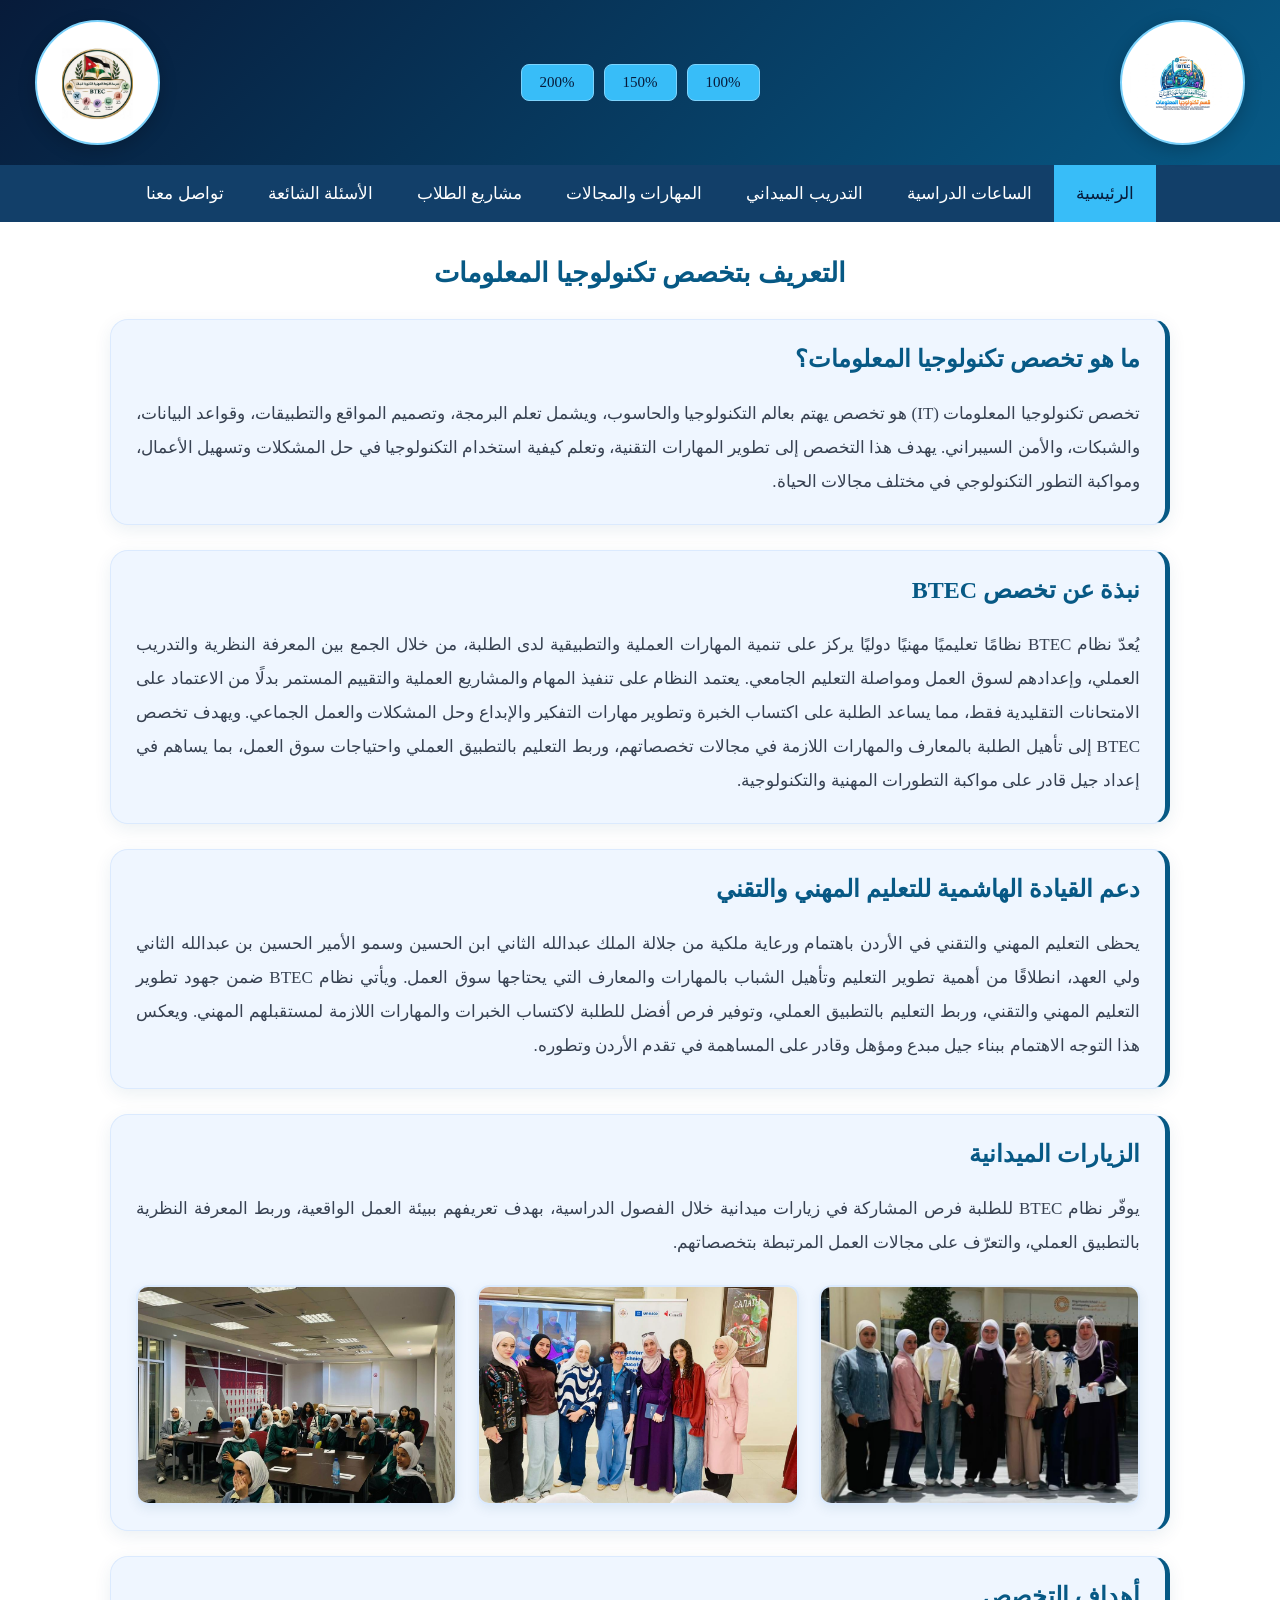
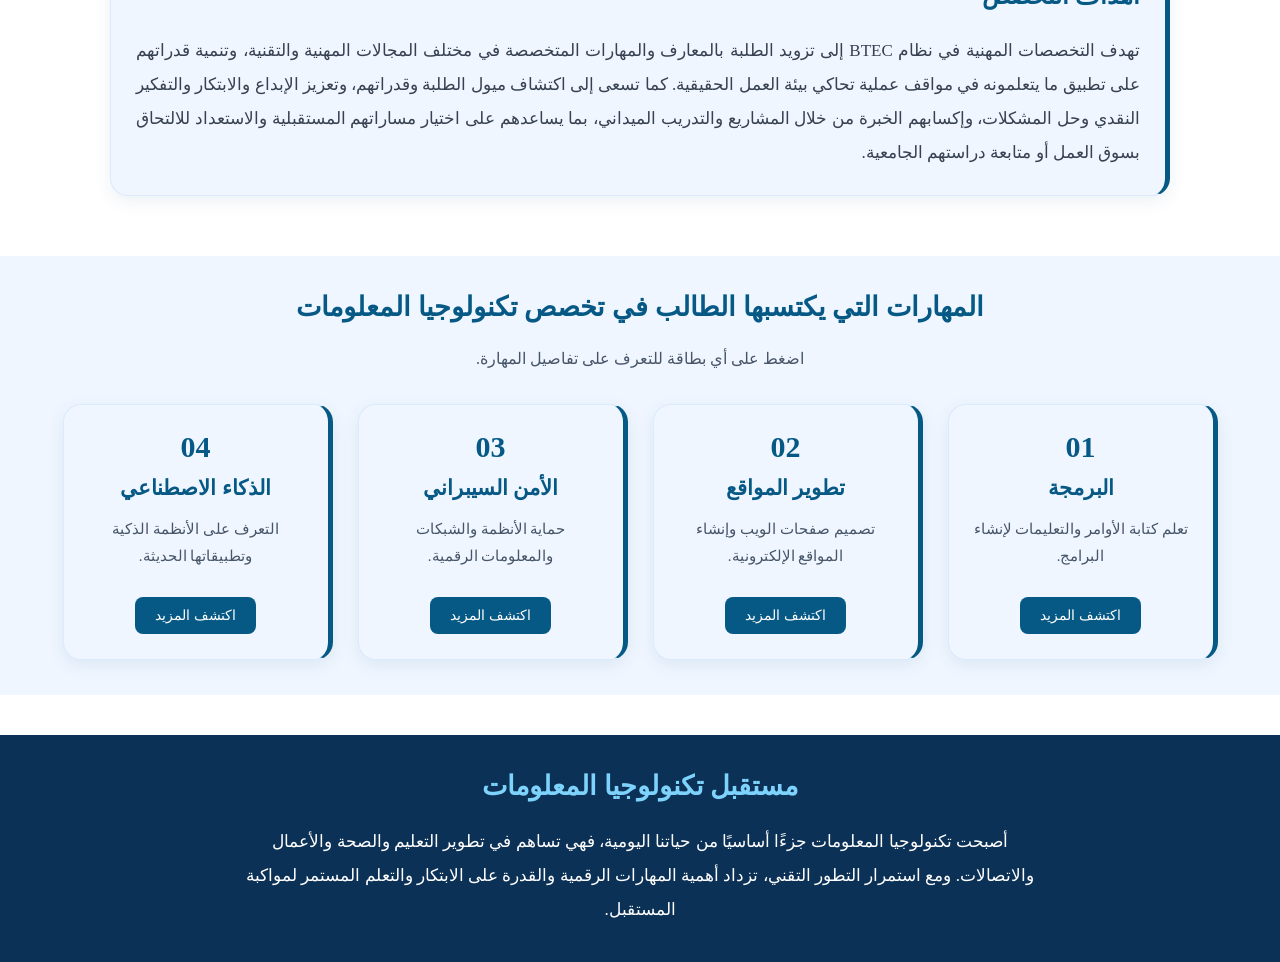
<file: index.html>
<!DOCTYPE html>
<html lang="ar" dir="rtl">

<head>
<meta charset="UTF-8">
<meta name="viewport" content="width=device-width, initial-scale=1.0">
<title>الرئيسية | تكنولوجيا المعلومات</title>

<style>
* {
    box-sizing: border-box;
}

body {
    margin: 0;
    font-family: Georgia, serif;
    background: white;
    color: #111827;
}

/* Header */
header {
    background: linear-gradient(135deg, #071b3a, #075985);
    color: white;
    padding: 20px 35px;
    display: flex;
    align-items: center;
    justify-content: space-between;
    gap: 15px;
    min-height: 150px;
    direction: ltr;
}

.school-logo,
header .logo {
    width: 125px;
    height: 125px;
    object-fit: contain;
    object-position: center;
    display: block;
    background: white;
    padding: 8px;
    border: 2px solid #7dd3fc;
    border-radius: 50%;
    box-shadow: 0 5px 18px rgba(0, 0, 0, 0.20);
    transition: 0.3s ease;
    flex-shrink: 0;
}

.school-logo:hover,
header .logo:hover {
    transform: scale(1.04);
}

/* Zoom buttons */
.zoom-buttons {
    display: flex;
    justify-content: center;
    align-items: center;
    flex-wrap: wrap;
    gap: 10px;
    direction: rtl;
}

.zoom-buttons button {
    padding: 9px 18px;
    border: 1px solid #7dd3fc;
    border-radius: 8px;
    background: #38bdf8;
    color: #071b3a;
    cursor: pointer;
    font-family: Georgia, serif;
    font-size: 15px;
    transition: 0.3s ease;
}

.zoom-buttons button:hover {
    background: white;
}

/* Navigation */
nav {
    background: #123f69;
    display: flex;
    justify-content: center;
    flex-wrap: wrap;
    direction: rtl;
}

nav a {
    color: white;
    text-decoration: none;
    padding: 18px 22px;
    display: block;
    font-size: 17px;
    transition: 0.3s;
}

nav a:hover,
nav a.active {
    background: #38bdf8;
    color: #071b3a;
}

/* Main */
.main {
    max-width: 1100px;
    margin: auto;
    padding: 35px 20px;
}

.main > h2 {
    font-size: 27px;
    color: #075985;
    margin: 0 0 30px;
    text-align: center;
}

/* Content cards */
.content {
    background: #eff6ff;
    border: 1px solid #dbeafe;
    border-right: 5px solid #075985;
    border-radius: 18px;
    padding: 25px;
    margin: 0 0 25px;
    box-shadow: 0 5px 18px #0c4a6e15;
    transition: 0.3s ease;
}

.content:hover {
    transform: translateY(-4px);
    border-color: #38bdf8;
    box-shadow: 0 8px 22px #0c4a6e25;
}

.content h3 {
    color: #075985;
    font-size: 24px;
    margin-top: 0;
}

.content p {
    font-size: 17px;
    line-height: 2;
    color: #374151;
    text-align: justify;
    margin-bottom: 0;
}

/* Royal support section */
.royal-support {
    display: flex;
    align-items: center;
    gap: 30px;
    margin: 0 0 25px;
}

.royal-support img {
    width: 230px;
    height: 260px;
    object-fit: cover;
    object-position: center;
    border-radius: 15px;
    border: 3px solid #dbeafe;
    box-shadow: 0 5px 15px #0c4a6e20;
    flex-shrink: 0;
}

.royal-support .royal-text {
    flex: 1;
}

.royal-support .royal-text h3 {
    margin-top: 0;
}

/* Field visits images */
.visit-images {
    display: grid;
    grid-template-columns: repeat(3, 1fr);
    gap: 20px;
    margin-top: 25px;
}

.visit-images img {
    width: 100%;
    height: 220px;
    object-fit: cover;
    border-radius: 12px;
    border: 2px solid #dbeafe;
    box-shadow: 0 4px 12px #0c4a6e15;
    transition: 0.3s ease;
}

.visit-images img:hover {
    transform: translateY(-4px);
    border-color: #38bdf8;
}

/* Skills section */
.cards-section {
    background: #eff6ff;
    padding: 35px 20px;
    text-align: center;
}

.cards-section h2 {
    color: #075985;
    font-size: 27px;
    margin-top: 0;
}

.cards-section > p {
    color: #475569;
    font-size: 16px;
    line-height: 1.8;
}

.cards {
    display: flex;
    justify-content: center;
    flex-wrap: wrap;
    gap: 25px;
    margin-top: 30px;
}

/* Interactive cards */
.card {
    background: #eff6ff;
    border: 1px solid #dbeafe;
    border-right: 5px solid #075985;
    border-radius: 18px;
    width: 270px;
    min-height: 230px;
    padding: 25px;
    box-shadow: 0 5px 18px #0c4a6e15;
    transition: 0.3s ease;
    cursor: pointer;
    position: relative;
    overflow: hidden;
    text-align: center;
}

.card:hover {
    transform: translateY(-4px);
    border-color: #38bdf8;
    box-shadow: 0 8px 22px #0c4a6e25;
}

.card .card-number {
    font-size: 30px;
    font-weight: bold;
    color: #075985;
    margin-bottom: 12px;
}

.card h3 {
    color: #075985;
    font-size: 21px;
    margin: 10px 0 12px;
}

.card > p {
    color: #475569;
    line-height: 1.8;
    font-size: 15px;
}

.card-details {
    max-height: 0;
    opacity: 0;
    overflow: hidden;
    transition: max-height 0.45s ease, opacity 0.35s ease;
}

.card.open .card-details {
    max-height: 250px;
    opacity: 1;
}

.card-details p {
    color: #334155;
    line-height: 1.9;
    font-size: 15px;
}

.card.open {
    background: #e0f2fe;
    border-right-color: #075985;
}

.card-button {
    display: inline-block;
    margin-top: 12px;
    padding: 10px 20px;
    background: #075985;
    color: white;
    border: none;
    border-radius: 8px;
    font-family: Georgia, serif;
    font-size: 14px;
    cursor: pointer;
    transition: 0.3s;
}

.card-button:hover {
    background: #38bdf8;
    color: #071b3a;
}

/* Future section */
.future {
    background: #0c3156;
    color: white;
    padding: 35px 20px;
    margin: 40px 0 0;
    text-align: center;
    width: 100%;
}

.future h2 {
    color: #7dd3fc;
    font-size: 27px;
    margin-top: 0;
}

.future p {
    color: white;
    max-width: 800px;
    margin: auto;
    font-size: 17px;
    line-height: 2;
}

/* Responsive */
@media (max-width: 800px) {
    .card {
        width: calc(50% - 15px);
    }

    .visit-images {
        grid-template-columns: repeat(2, 1fr);
    }
}

@media (max-width: 700px) {
    header {
        padding: 15px 10px;
        gap: 8px;
        min-height: 110px;
    }

    .school-logo,
    header .logo {
        width: 85px;
        height: 85px;
        padding: 5px;
    }

    .zoom-buttons {
        gap: 5px;
    }

    .zoom-buttons button {
        padding: 7px 9px;
        font-size: 12px;
    }

    nav a {
        padding: 12px;
        font-size: 15px;
    }

    .main {
        padding: 15px;
    }

    .main > h2 {
        font-size: 23px;
    }

    .content {
        padding: 20px;
    }

    .content h3 {
        font-size: 21px;
    }

    .content p {
        font-size: 15px;
    }

    .royal-support {
        flex-direction: column;
        text-align: center;
        gap: 20px;
    }

    .royal-support img {
        width: 190px;
        height: 210px;
    }

    .royal-support .royal-text p {
        text-align: justify;
    }

    .visit-images {
        grid-template-columns: 1fr;
    }

    .visit-images img {
        height: 220px;
    }

    .cards-section {
        padding: 25px 15px;
    }

    .cards-section h2 {
        font-size: 23px;
    }

    .card {
        width: 100%;
        max-width: 350px;
        padding: 20px;
    }

    .future {
        padding: 25px 18px;
        margin: 30px 0 0;
    }

    .future h2 {
        font-size: 23px;
    }

    .future p {
        font-size: 15px;
    }
}
</style>
</head>

<body>

<header class="site-header">

    <img class="school-logo"
         src="img/شعار المدرسة .jpeg"
         alt="شعار المدرسة">

    <div class="zoom-buttons">
        <button onclick="document.body.style.zoom='100%'">100%</button>
        <button onclick="document.body.style.zoom='150%'">150%</button>
        <button onclick="document.body.style.zoom='200%'">200%</button>
    </div>

    <img class="logo"
         src="img/logo.jpeg"
         alt="شعار تخصص تكنولوجيا المعلومات">

</header>

<nav>
    <a href="index.html" class="active">الرئيسية</a>
    <a href="hours.html">الساعات الدراسية</a>
    <a href="training.html">التدريب الميداني</a>
    <a href="skills.html">المهارات والمجالات</a>
    <a href="projects.html">مشاريع الطلاب</a>
    <a href="faq.html">الأسئلة الشائعة</a>
    <a href="contact.html">تواصل معنا</a>
</nav>

<main class="main">

    <h2>التعريف بتخصص تكنولوجيا المعلومات</h2>

    <div class="content">

        <h3>ما هو تخصص تكنولوجيا المعلومات؟</h3>

        <p>
            تخصص تكنولوجيا المعلومات (IT) هو تخصص يهتم بعالم التكنولوجيا
            والحاسوب، ويشمل تعلم البرمجة، وتصميم المواقع والتطبيقات،
            وقواعد البيانات، والشبكات، والأمن السيبراني. يهدف هذا التخصص
            إلى تطوير المهارات التقنية، وتعلم كيفية استخدام التكنولوجيا
            في حل المشكلات وتسهيل الأعمال، ومواكبة التطور التكنولوجي
            في مختلف مجالات الحياة.
        </p>

    </div>

    <div class="content">

        <h3>نبذة عن تخصص BTEC</h3>

        <p>
            يُعدّ نظام BTEC نظامًا تعليميًا مهنيًا دوليًا يركز على تنمية
            المهارات العملية والتطبيقية لدى الطلبة، من خلال الجمع بين
            المعرفة النظرية والتدريب العملي، وإعدادهم لسوق العمل
            ومواصلة التعليم الجامعي.

            يعتمد النظام على تنفيذ المهام والمشاريع العملية والتقييم
            المستمر بدلًا من الاعتماد على الامتحانات التقليدية فقط،
            مما يساعد الطلبة على اكتساب الخبرة وتطوير مهارات التفكير
            والإبداع وحل المشكلات والعمل الجماعي.

            ويهدف تخصص BTEC إلى تأهيل الطلبة بالمعارف والمهارات اللازمة
            في مجالات تخصصاتهم، وربط التعليم بالتطبيق العملي واحتياجات
            سوق العمل، بما يساهم في إعداد جيل قادر على مواكبة التطورات
            المهنية والتكنولوجية.
        </p>

    </div>

    <!-- Royal leadership support -->
    <div class="content royal-support">

        
        <div class="royal-text">

            <h3>دعم القيادة الهاشمية للتعليم المهني والتقني</h3>

            <p>
                يحظى التعليم المهني والتقني في الأردن باهتمام ورعاية
                ملكية من جلالة الملك عبدالله الثاني ابن الحسين وسمو
                الأمير الحسين بن عبدالله الثاني ولي العهد، انطلاقًا
                من أهمية تطوير التعليم وتأهيل الشباب بالمهارات
                والمعارف التي يحتاجها سوق العمل. ويأتي نظام BTEC
                ضمن جهود تطوير التعليم المهني والتقني، وربط التعليم
                بالتطبيق العملي، وتوفير فرص أفضل للطلبة لاكتساب
                الخبرات والمهارات اللازمة لمستقبلهم المهني.
                ويعكس هذا التوجه الاهتمام ببناء جيل مبدع ومؤهل
                وقادر على المساهمة في تقدم الأردن وتطوره.
            </p>

        </div>

    </div>

    <!-- Field visits -->
    <div class="content">

        <h3>الزيارات الميدانية</h3>

        <p>
            يوفّر نظام BTEC للطلبة فرص المشاركة في زيارات ميدانية خلال
            الفصول الدراسية، بهدف تعريفهم ببيئة العمل الواقعية، وربط
            المعرفة النظرية بالتطبيق العملي، والتعرّف على مجالات العمل
            المرتبطة بتخصصاتهم.
        </p>

        <div class="visit-images">

            <img src="img/ميدانية 1.jpeg" alt="زيارة ميدانية">

            <img src="img/ميدانية 2.jpeg" alt="زيارة ميدانية">

            <img src="img/ميدانية 3.jpeg" alt="زيارة ميدانية">

        </div>

    </div>

    <div class="content">

        <h3>أهداف التخصص</h3>

        <p>
            تهدف التخصصات المهنية في نظام BTEC إلى تزويد الطلبة بالمعارف
            والمهارات المتخصصة في مختلف المجالات المهنية والتقنية،
            وتنمية قدراتهم على تطبيق ما يتعلمونه في مواقف عملية تحاكي
            بيئة العمل الحقيقية. كما تسعى إلى اكتشاف ميول الطلبة
            وقدراتهم، وتعزيز الإبداع والابتكار والتفكير النقدي وحل
            المشكلات، وإكسابهم الخبرة من خلال المشاريع والتدريب الميداني،
            بما يساعدهم على اختيار مساراتهم المستقبلية والاستعداد
            للالتحاق بسوق العمل أو متابعة دراستهم الجامعية.
        </p>

    </div>

</main>

<section class="cards-section">

    <h2>المهارات التي يكتسبها الطالب في تخصص تكنولوجيا المعلومات</h2>

    <p>اضغط على أي بطاقة للتعرف على تفاصيل المهارة.</p>

    <div class="cards">

        <div class="card"
             onclick="toggleCard(this)"
             role="button"
             tabindex="0"
             aria-expanded="false"
             onkeydown="if(event.key==='Enter'||event.key===' '){event.preventDefault();toggleCard(this)}">

            <div class="card-number">01</div>

            <h3>البرمجة</h3>

            <p>تعلم كتابة الأوامر والتعليمات لإنشاء البرامج.</p>

            <div class="card-details">
                <p>
                    يتعلم الطالب أساسيات لغات البرمجة، وكيفية كتابة
                    الأكواد وتصحيح الأخطاء وتطوير البرامج التي
                    تساعد على حل المشكلات وتنفيذ المهام.
                </p>
            </div>

            <button class="card-button" type="button" tabindex="-1">
                اكتشف المزيد
            </button>

        </div>

        <div class="card"
             onclick="toggleCard(this)"
             role="button"
             tabindex="0"
             aria-expanded="false"
             onkeydown="if(event.key==='Enter'||event.key===' '){event.preventDefault();toggleCard(this)}">

            <div class="card-number">02</div>

            <h3>تطوير المواقع</h3>

            <p>تصميم صفحات الويب وإنشاء المواقع الإلكترونية.</p>

            <div class="card-details">
                <p>
                    يتعلم الطالب استخدام HTML لبناء الصفحات،
                    وCSS لتنسيقها، وJavaScript لإضافة التفاعل
                    والحركة وتحسين تجربة المستخدم.
                </p>
            </div>

            <button class="card-button" type="button" tabindex="-1">
                اكتشف المزيد
            </button>

        </div>

        <div class="card"
             onclick="toggleCard(this)"
             role="button"
             tabindex="0"
             aria-expanded="false"
             onkeydown="if(event.key==='Enter'||event.key===' '){event.preventDefault();toggleCard(this)}">

            <div class="card-number">03</div>

            <h3>الأمن السيبراني</h3>

            <p>حماية الأنظمة والشبكات والمعلومات الرقمية.</p>

            <div class="card-details">
                <p>
                    يتعرف الطالب على التهديدات الإلكترونية،
                    وأساليب حماية البيانات، وأهمية كلمات المرور
                    القوية والتحديثات الأمنية وحماية الشبكات.
                </p>
            </div>

            <button class="card-button" type="button" tabindex="-1">
                اكتشف المزيد
            </button>

        </div>

        <div class="card"
             onclick="toggleCard(this)"
             role="button"
             tabindex="0"
             aria-expanded="false"
             onkeydown="if(event.key==='Enter'||event.key===' '){event.preventDefault();toggleCard(this)}">

            <div class="card-number">04</div>

            <h3>الذكاء الاصطناعي</h3>

            <p>التعرف على الأنظمة الذكية وتطبيقاتها الحديثة.</p>

            <div class="card-details">
                <p>
                    يتعرف الطالب على كيفية استخدام الذكاء الاصطناعي
                    في تحليل البيانات، والتعرف على الأنماط،
                    وتقديم حلول تساعد في إنجاز المهام.
                </p>
            </div>

            <button class="card-button" type="button" tabindex="-1">
                اكتشف المزيد
            </button>

        </div>

    </div>

</section>

<section class="future">

    <h2>مستقبل تكنولوجيا المعلومات</h2>

    <p>
        أصبحت تكنولوجيا المعلومات جزءًا أساسيًا من حياتنا اليومية،
        فهي تساهم في تطوير التعليم والصحة والأعمال والاتصالات.
        ومع استمرار التطور التقني، تزداد أهمية المهارات الرقمية
        والقدرة على الابتكار والتعلم المستمر لمواكبة المستقبل.
    </p>

</section>

<script>
function toggleCard(card) {

    const isOpen = card.classList.toggle("open");

    card.setAttribute("aria-expanded", isOpen);

    const button = card.querySelector(".card-button");

    button.textContent = isOpen
        ? "إغلاق التفاصيل"
        : "اكتشف المزيد";
}
</script>

</body>
</html>
</file>
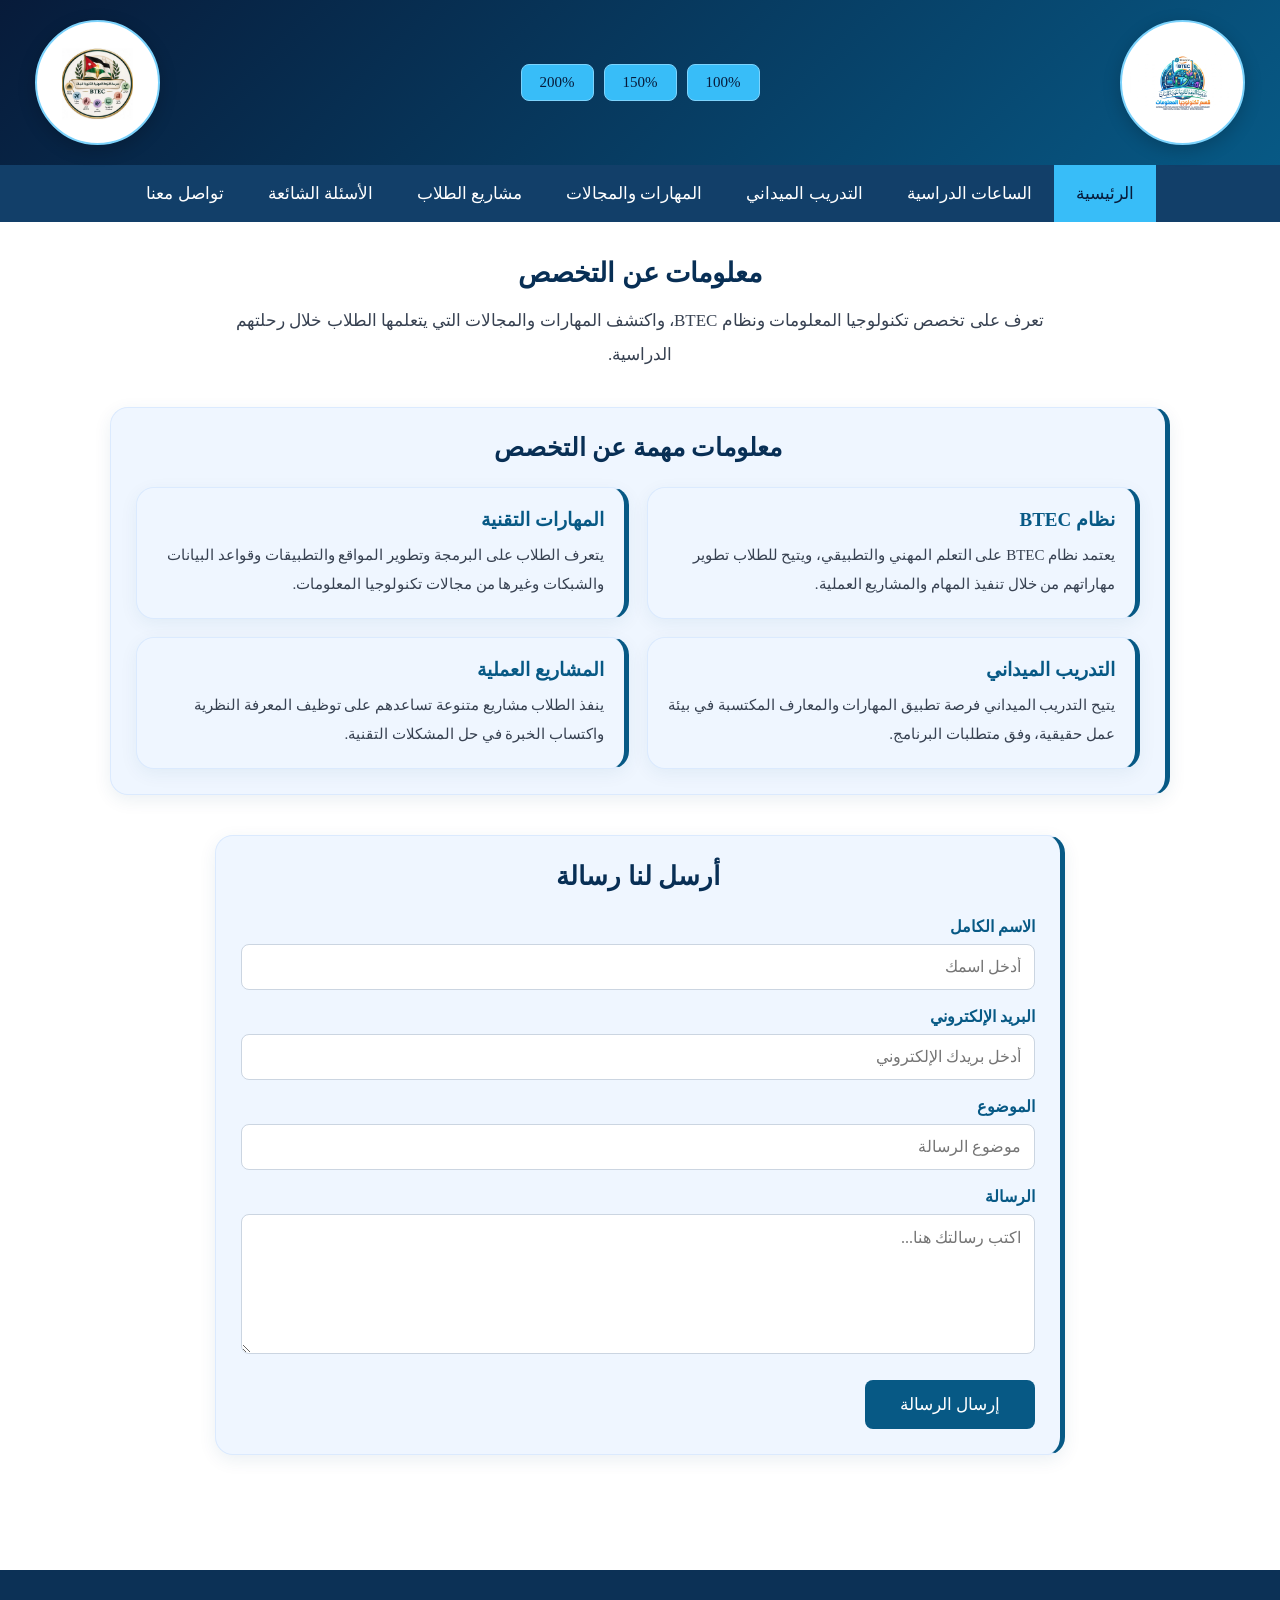
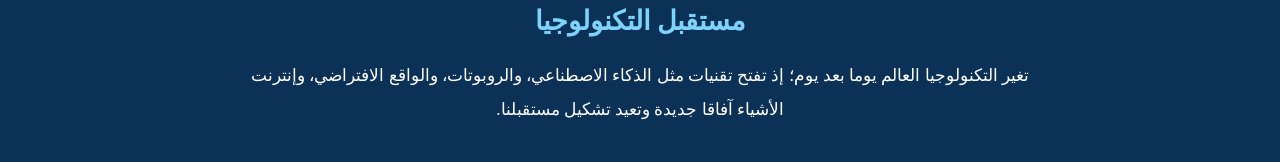
<file: contact.html>
<!DOCTYPE html>
<html lang="ar" dir="rtl">

<head>
    <meta charset="UTF-8">
    <meta name="viewport" content="width=device-width, initial-scale=1.0">

    <title>تواصل معنا | تكنولوجيا المعلومات</title>

    <style>
        * {
            box-sizing: border-box;
        }

        body {
            margin: 0;
            background: white;
            color: #111827;
            font-family: Georgia, serif;
        }

        /* HEADER */
        header {
            background: linear-gradient(135deg, #071b3a, #075985);
            color: white;
            padding: 20px 35px;
            display: flex;
            align-items: center;
            justify-content: space-between;
            gap: 15px;
            min-height: 150px;
            direction: ltr;
        }

        .school-logo,
        header .logo {
            width: 125px;
            height: 125px;
            object-fit: contain;
            object-position: center;
            display: block;
            background: white;
            padding: 8px;
            border: 2px solid #7dd3fc;
            border-radius: 50%;
            box-shadow: 0 5px 18px rgba(0, 0, 0, 0.20);
            transition: 0.3s ease;
            flex-shrink: 0;
        }

        .school-logo:hover,
        header .logo:hover {
            transform: scale(1.04);
        }

        header h1 {
            color: white;
            margin: 0;
            font-size: 34px;
        }

        header p {
            color: #dbeafe;
            margin: 0;
            font-size: 17px;
        }

        /* ZOOM BUTTONS */
        .zoom-buttons {
            display: flex;
            justify-content: center;
            align-items: center;
            flex-wrap: wrap;
            gap: 10px;
            direction: rtl;
        }

        .zoom-buttons button {
            padding: 9px 18px;
            border: 1px solid #7dd3fc;
            border-radius: 8px;
            background: #38bdf8;
            color: #071b3a;
            cursor: pointer;
            font-family: Georgia, serif;
            font-size: 15px;
            transition: 0.3s ease;
        }

        .zoom-buttons button:hover {
            background: white;
        }

        /* NAVIGATION */
        nav {
            background: #123f69;
            display: flex;
            justify-content: center;
            flex-wrap: wrap;
            direction: rtl;
        }

        nav a {
            color: white;
            text-decoration: none;
            padding: 18px 22px;
            display: block;
            font-size: 17px;
            transition: 0.3s;
        }

        nav a:hover,
        nav a.active {
            background: #38bdf8;
            color: #071b3a;
        }

        /* MAIN CONTENT */
        .main {
            max-width: 1100px;
            margin: auto;
            padding: 35px 20px;
        }

        .section-title {
            font-size: 27px;
            color: #082f55;
            text-align: center;
            margin: 0 0 15px;
        }

        .section-intro {
            text-align: center;
            line-height: 2;
            margin: 0 auto 35px;
            color: #374151;
            max-width: 850px;
            font-size: 17px;
        }

        /* ABOUT SECTION */
        .about-section {
            background: #eff6ff;
            border: 1px solid #dbeafe;
            border-right: 5px solid #075985;
            border-radius: 18px;
            padding: 25px;
            margin: 30px auto;
            box-shadow: 0 5px 18px #0c4a6e15;
            transition: 0.3s ease;
        }

        .about-section:hover {
            transform: translateY(-4px);
            border-color: #38bdf8;
            box-shadow: 0 8px 22px #0c4a6e25;
        }

        .about-section h2 {
            text-align: center;
            color: #082f55;
            margin-top: 0;
            margin-bottom: 25px;
            font-size: 25px;
        }

        .about-grid {
            display: grid;
            grid-template-columns: repeat(2, minmax(0, 1fr));
            gap: 18px;
        }

        .about-item {
            background: #eff6ff;
            padding: 20px;
            border: 1px solid #dbeafe;
            border-right: 5px solid #075985;
            border-radius: 18px;
            box-shadow: 0 5px 18px #0c4a6e10;
            transition: 0.3s ease;
        }

        .about-item:hover {
            transform: translateY(-4px);
            border-color: #38bdf8;
            box-shadow: 0 8px 22px #0c4a6e20;
        }

        .about-item h3 {
            color: #075985;
            margin: 0 0 10px;
            font-size: 19px;
        }

        .about-item p {
            color: #374151;
            line-height: 1.9;
            margin: 0;
            font-size: 15px;
        }

        /* CONTACT FORM */
        .form-section {
            max-width: 850px;
            margin: 40px auto;
            padding: 25px;
            border: 1px solid #dbeafe;
            border-right: 5px solid #075985;
            border-radius: 18px;
            box-shadow: 0 5px 18px #0c4a6e15;
            background: #eff6ff;
            transition: 0.3s ease;
        }

        .form-section:hover {
            border-color: #38bdf8;
            box-shadow: 0 8px 22px #0c4a6e25;
        }

        .form-section h2 {
            color: #082f55;
            text-align: center;
            font-size: 26px;
            margin-top: 0;
            margin-bottom: 25px;
        }

        label {
            display: block;
            margin: 17px 0 8px;
            color: #075985;
            font-weight: bold;
        }

        input,
        textarea {
            width: 100%;
            padding: 13px;
            border: 1px solid #cbd5e1;
            border-radius: 8px;
            font-family: inherit;
            font-size: 16px;
            outline: none;
            transition: 0.3s;
            background: white;
            color: #111827;
        }

        input:focus,
        textarea:focus {
            border-color: #0284c7;
            box-shadow: 0 0 0 3px #0284c720;
        }

        textarea {
            height: 140px;
            resize: vertical;
        }

        .form-section button {
            background: #075985;
            color: white;
            border: none;
            padding: 14px 35px;
            margin-top: 22px;
            border-radius: 8px;
            font-size: 17px;
            cursor: pointer;
            font-family: inherit;
            transition: 0.3s;
        }

        .form-section button:hover {
            background: #38bdf8;
            color: #071b3a;
            transform: translateY(-2px);
        }

        /* FUTURE SECTION */
        .future {
            background: #0c3156;
            color: white;
            padding: 35px 20px;
            margin: 40px 0 0;
            text-align: center;
            width: 100%;
        }

        .future h2 {
            color: #7dd3fc;
            font-size: 27px;
            margin-top: 0;
        }

        .future p {
            max-width: 800px;
            color: white;
            font-size: 17px;
            line-height: 2;
            margin: auto;
        }

        /* RESPONSIVE */
        @media (max-width: 850px) {
            .about-grid {
                grid-template-columns: repeat(2, minmax(0, 1fr));
            }
        }

        @media (max-width: 700px) {
            header {
                padding: 15px 10px;
                gap: 8px;
                min-height: 110px;
            }

            .school-logo,
            header .logo {
                width: 85px;
                height: 85px;
                padding: 5px;
            }

            .zoom-buttons {
                gap: 5px;
            }

            .zoom-buttons button {
                padding: 7px 9px;
                font-size: 12px;
            }

            header h1 {
                font-size: 25px;
            }

            nav a {
                padding: 12px;
                font-size: 15px;
            }

            .main {
                padding: 15px;
            }

            .section-title {
                font-size: 23px;
            }

            .section-intro {
                font-size: 15px;
            }

            .about-section {
                padding: 20px;
            }

            .about-section h2 {
                font-size: 22px;
            }

            .about-grid {
                grid-template-columns: 1fr;
            }

            .about-item {
                padding: 18px;
            }

            .form-section {
                padding: 20px;
            }

            .form-section h2 {
                font-size: 23px;
            }

            .form-section button {
                width: 100%;
            }

            .future {
                padding: 25px 18px;
                margin: 30px 0 0;
            }

            .future h2 {
                font-size: 23px;
            }

            .future p {
                font-size: 15px;
            }
        }
    </style>
</head>

<body>

    <!-- HEADER -->
    <header>

        <!-- School logo on the left -->
        <img class="school-logo"
             src="img/شعار المدرسة .jpeg"
             alt="شعار المدرسة">

        <div class="zoom-buttons">
            <button onclick="document.body.style.zoom='100%'">100%</button>
            <button onclick="document.body.style.zoom='150%'">150%</button>
            <button onclick="document.body.style.zoom='200%'">200%</button>
        </div>

        <!-- IT logo on the right -->
        <img class="logo"
             src="img/logo.jpeg"
             alt="شعار تخصص تكنولوجيا المعلومات">

    </header>

    <!-- NAVIGATION -->
    <nav>
        <a href="index.html" class="active">الرئيسية</a>
        <a href="hours.html">الساعات الدراسية</a>
        <a href="training.html">التدريب الميداني</a>
        <a href="skills.html">المهارات والمجالات</a>
        <a href="projects.html">مشاريع الطلاب</a>
        <a href="faq.html">الأسئلة الشائعة</a>
        <a href="contact.html">تواصل معنا</a>
    </nav>

    <!-- MAIN CONTENT -->
    <main class="main">

        <h2 class="section-title">معلومات عن التخصص</h2>

        <p class="section-intro">
            تعرف على تخصص تكنولوجيا المعلومات ونظام BTEC،
            واكتشف المهارات والمجالات التي يتعلمها الطلاب خلال رحلتهم الدراسية.
        </p>

        <!-- ABOUT SECTION -->
        <section class="about-section">

            <h2>معلومات مهمة عن التخصص</h2>

            <div class="about-grid">

                <div class="about-item">
                    <h3>نظام BTEC</h3>
                    <p>
                        يعتمد نظام BTEC على التعلم المهني والتطبيقي،
                        ويتيح للطلاب تطوير مهاراتهم من خلال تنفيذ
                        المهام والمشاريع العملية.
                    </p>
                </div>

                <div class="about-item">
                    <h3>المهارات التقنية</h3>
                    <p>
                        يتعرف الطلاب على البرمجة وتطوير المواقع
                        والتطبيقات وقواعد البيانات والشبكات
                        وغيرها من مجالات تكنولوجيا المعلومات.
                    </p>
                </div>

                <div class="about-item">
                    <h3>التدريب الميداني</h3>
                    <p>
                        يتيح التدريب الميداني فرصة تطبيق المهارات
                        والمعارف المكتسبة في بيئة عمل حقيقية،
                        وفق متطلبات البرنامج.
                    </p>
                </div>

                <div class="about-item">
                    <h3>المشاريع العملية</h3>
                    <p>
                        ينفذ الطلاب مشاريع متنوعة تساعدهم على
                        توظيف المعرفة النظرية واكتساب الخبرة
                        في حل المشكلات التقنية.
                    </p>
                </div>

            </div>

        </section>

        <!-- CONTACT FORM -->
        <section class="form-section">

            <h2>أرسل لنا رسالة</h2>

            <form onsubmit="sendMessage(event)">

                <label for="name">الاسم الكامل</label>
                <input type="text"
                       id="name"
                       name="name"
                       placeholder="أدخل اسمك"
                       required>

                <label for="email">البريد الإلكتروني</label>
                <input type="email"
                       id="email"
                       name="email"
                       placeholder="أدخل بريدك الإلكتروني"
                       required>

                <label for="subject">الموضوع</label>
                <input type="text"
                       id="subject"
                       name="subject"
                       placeholder="موضوع الرسالة"
                       required>

                <label for="message">الرسالة</label>
                <textarea id="message"
                          name="message"
                          placeholder="اكتب رسالتك هنا..."
                          required></textarea>

                <button type="submit">إرسال الرسالة</button>

            </form>

        </section>

    </main>

    <!-- FUTURE -->
    <section class="future" id="future">

        <h2>مستقبل التكنولوجيا</h2>

        <p>
            تغير التكنولوجيا العالم يوما بعد يوم؛ إذ تفتح تقنيات مثل الذكاء الاصطناعي، والروبوتات، والواقع الافتراضي، وإنترنت الأشياء آفاقا جديدة وتعيد تشكيل مستقبلنا.
        </p>

    </section>

    <!-- JAVASCRIPT -->
    <script>
        function sendMessage(event) {
            event.preventDefault();

            alert("تم استلام بيانات الرسالة في النموذج التجريبي. يلزم ربط الموقع بخدمة إرسال حتى تصل الرسالة فعلياً.");

            event.target.reset();
        }
    </script>

</body>
</html>
</file>
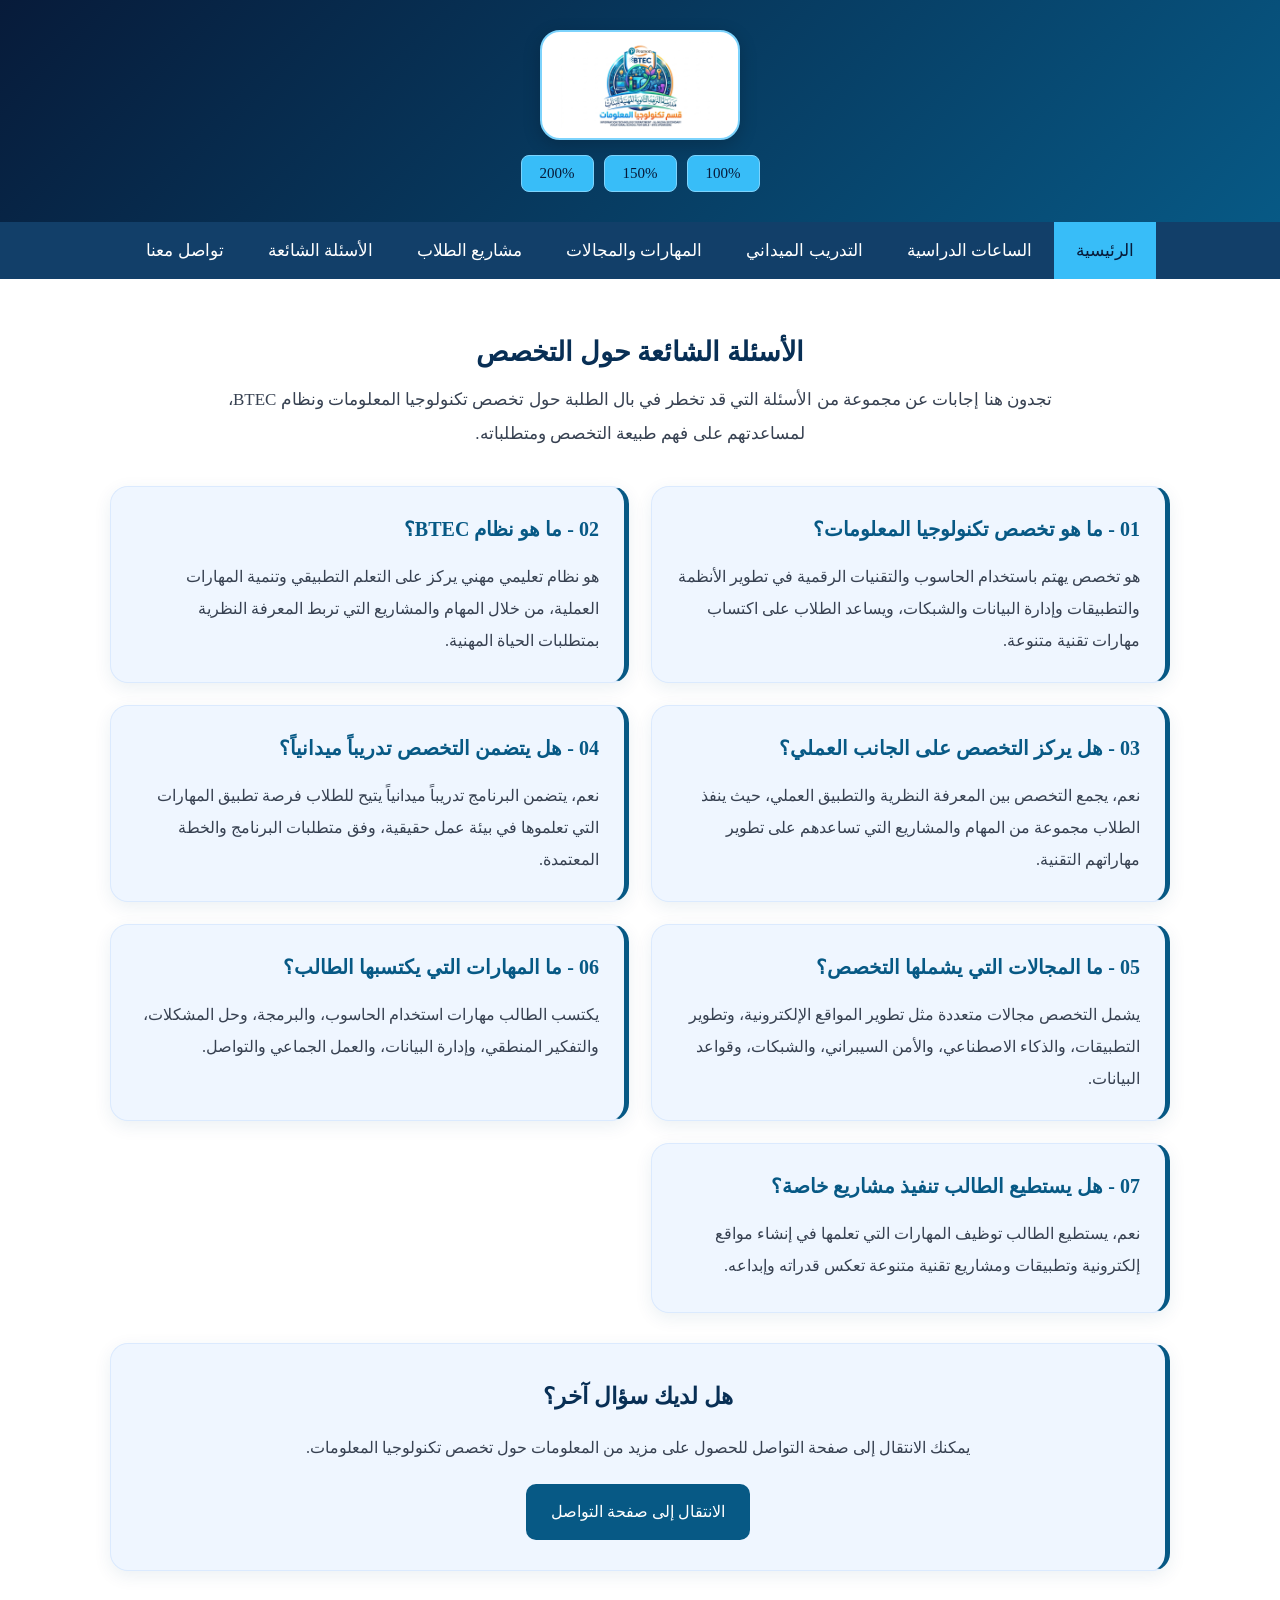
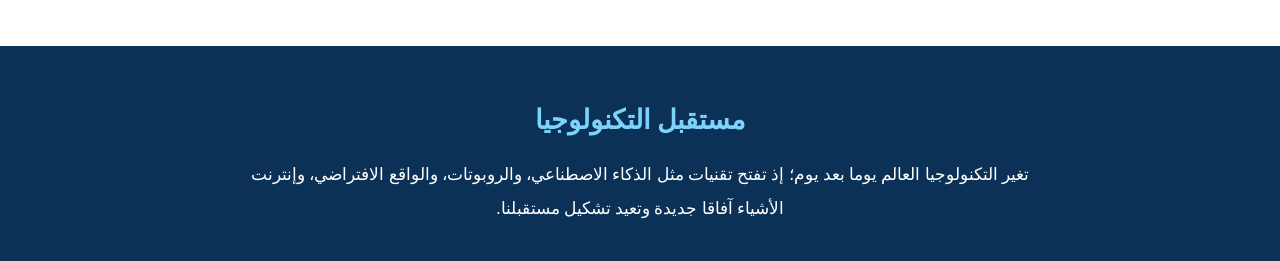
<file: faq.html>
<!DOCTYPE html>
<html lang="ar" dir="rtl">

<head>
    <meta charset="UTF-8">
    <meta name="viewport" content="width=device-width, initial-scale=1.0">

    <title>الأسئلة الشائعة | تكنولوجيا المعلومات</title>

    <style>
        * {
            box-sizing: border-box;
        }

        body {
            margin: 0;
            background: white;
            color: #111827;
            font-family: Georgia, serif;
        }

        /* HEADER */
        header {
            background: linear-gradient(135deg, #071b3a, #075985);
            color: white;
            padding: 30px 20px;
            display: flex;
            flex-direction: column;
            align-items: center;
            justify-content: center;
            text-align: center;
            gap: 15px;
        }

        header .logo {
            width: 200px;
            height: 110px;
            object-fit: contain;
            display: block;
            background: white;
            padding: 10px;
            border: 2px solid #7dd3fc;
            border-radius: 20px;
            box-shadow: 0 5px 18px rgba(0, 0, 0, 0.20);
            transition: 0.3s ease;
        }

        header .logo:hover {
            transform: scale(1.04);
        }

        header h1 {
            color: white;
            margin: 0;
            font-size: 34px;
        }

        header p {
            color: #dbeafe;
            margin: 0;
            font-size: 17px;
            line-height: 1.8;
        }

        /* ZOOM BUTTONS */
        .zoom-buttons {
            display: flex;
            justify-content: center;
            flex-wrap: wrap;
            gap: 10px;
        }

        .zoom-buttons button {
            padding: 9px 18px;
            border: 1px solid #7dd3fc;
            border-radius: 8px;
            background: #38bdf8;
            color: #071b3a;
            cursor: pointer;
            font-family: Georgia, serif;
            font-size: 15px;
            transition: 0.3s ease;
        }

        .zoom-buttons button:hover {
            background: white;
        }

        /* NAVIGATION */
        nav {
            background: #123f69;
            display: flex;
            justify-content: center;
            flex-wrap: wrap;
        }

        nav a {
            color: white;
            text-decoration: none;
            padding: 18px 22px;
            display: block;
            font-size: 17px;
            transition: 0.3s;
        }

        nav a:hover,
        nav a.active {
            background: #38bdf8;
            color: #071b3a;
        }

        /* FAQ CONTENT */
        .faq-container {
            max-width: 1100px;
            margin: auto;
            padding: 35px 20px;
        }

        .faq-title {
            text-align: center;
            color: #082f55;
            font-size: 27px;
            margin-bottom: 15px;
        }

        .faq-intro {
            text-align: center;
            line-height: 2;
            margin: 0 auto 35px;
            color: #374151;
            max-width: 850px;
            font-size: 17px;
        }

        /* FAQ GRID */
        .faq-grid {
            display: grid;
            grid-template-columns: repeat(2, minmax(0, 1fr));
            gap: 22px;
        }

        /* FAQ CARDS */
        .faq-item {
            background: #eff6ff;
            padding: 25px;
            border: 1px solid #dbeafe;
            border-right: 5px solid #075985;
            border-radius: 18px;
            box-shadow: 0 5px 18px #0c4a6e15;
            transition: 0.3s ease;
            min-height: 170px;
        }

        .faq-item:hover {
            transform: translateY(-4px);
            border-color: #38bdf8;
            box-shadow: 0 8px 22px #0c4a6e25;
        }

        .faq-item h3 {
            color: #075985;
            font-size: 20px;
            margin: 0 0 15px;
            line-height: 1.7;
        }

        .faq-item p {
            color: #374151;
            line-height: 2;
            font-size: 16px;
            margin: 0;
        }

        /* CONTACT CARD */
        .faq-note {
            background: #eff6ff;
            padding: 30px 25px;
            border: 1px solid #dbeafe;
            border-right: 5px solid #075985;
            border-radius: 18px;
            margin-top: 30px;
            text-align: center;
            line-height: 2;
            box-shadow: 0 5px 18px #0c4a6e15;
            transition: 0.3s ease;
        }

        .faq-note:hover {
            transform: translateY(-4px);
            border-color: #38bdf8;
            box-shadow: 0 8px 22px #0c4a6e25;
        }

        .faq-note h3 {
            color: #082f55;
            font-size: 23px;
            margin: 0 0 12px;
        }

        .faq-note p {
            color: #374151;
            font-size: 16px;
            margin: 0 0 20px;
        }

        .faq-note a {
            display: inline-block;
            background: #075985;
            color: white;
            text-decoration: none;
            padding: 12px 25px;
            border-radius: 10px;
            transition: 0.3s;
            font-size: 16px;
        }

        .faq-note a:hover {
            background: #38bdf8;
            color: #071b3a;
            transform: translateY(-2px);
        }

        /* FUTURE SECTION */
        .future {
            background: #0c3156;
            color: white;
            padding: 35px 20px;
            margin: 40px 0 0;
            text-align: center;
            width: 100%;
        }

        .future h2 {
            font-size: 27px;
            color: #7dd3fc;
        }

        .future p {
            max-width: 800px;
            margin: auto;
            line-height: 2;
            font-size: 17px;
            color: white;
        }

        /* RESPONSIVE */
        @media (max-width: 800px) {
            .faq-grid {
                grid-template-columns: 1fr;
            }
        }

        @media (max-width: 700px) {
            header {
                padding: 25px 15px;
            }

            header .logo {
                width: 170px;
                height: 100px;
            }

            header h1 {
                font-size: 25px;
            }

            header p {
                font-size: 15px;
            }

            nav a {
                padding: 12px;
                font-size: 15px;
            }

            .faq-container {
                padding: 15px;
                margin: 25px auto;
            }

            .faq-title {
                font-size: 23px;
            }

            .faq-intro {
                font-size: 15px;
            }

            .faq-item {
                padding: 20px;
                min-height: auto;
            }

            .faq-item h3 {
                font-size: 18px;
            }

            .faq-item p {
                font-size: 15px;
            }

            .faq-note {
                padding: 22px 17px;
            }

            .future {
                padding: 25px 18px;
                margin: 30px 0 0;
            }

            .future h2 {
                font-size: 23px;
            }

            .future p {
                font-size: 15px;
            }
        }
    </style>
</head>

<body>

    <!-- HEADER -->
<header>
    <img class="logo" src="img/logo.jpeg">


    <div class="zoom-buttons">
        <button onclick="document.body.style.zoom='100%'">100%</button>
        <button onclick="document.body.style.zoom='150%'">150%</button>
        <button onclick="document.body.style.zoom='200%'">200%</button>
    </div>
</header>

    <!-- NAVIGATION -->
    <nav>
        <a href="index.html" class="active">الرئيسية</a>
        <a href="hours.html">الساعات الدراسية</a>
        <a href="training.html">التدريب الميداني</a>
        <a href="skills.html">المهارات والمجالات</a>
        <a href="projects.html">مشاريع الطلاب</a>
        <a href="faq.html">الأسئلة الشائعة</a>
        <a href="contact.html">تواصل معنا</a>
    </nav>

    <!-- FAQ CONTENT -->
    <main class="faq-container">

        <h2 class="faq-title">الأسئلة الشائعة حول التخصص</h2>

        <p class="faq-intro">
            تجدون هنا إجابات عن مجموعة من الأسئلة التي قد تخطر
            في بال الطلبة حول تخصص تكنولوجيا المعلومات ونظام BTEC،
            لمساعدتهم على فهم طبيعة التخصص ومتطلباته.
        </p>

        <div class="faq-grid">

            <div class="faq-item">
                <h3>01 - ما هو تخصص تكنولوجيا المعلومات؟</h3>
                <p>
                    هو تخصص يهتم باستخدام الحاسوب والتقنيات الرقمية
                    في تطوير الأنظمة والتطبيقات وإدارة البيانات والشبكات،
                    ويساعد الطلاب على اكتساب مهارات تقنية متنوعة.
                </p>
            </div>

            <div class="faq-item">
                <h3>02 - ما هو نظام BTEC؟</h3>
                <p>
                    هو نظام تعليمي مهني يركز على التعلم التطبيقي
                    وتنمية المهارات العملية، من خلال المهام والمشاريع
                    التي تربط المعرفة النظرية بمتطلبات الحياة المهنية.
                </p>
            </div>

            <div class="faq-item">
                <h3>03 - هل يركز التخصص على الجانب العملي؟</h3>
                <p>
                    نعم، يجمع التخصص بين المعرفة النظرية والتطبيق العملي،
                    حيث ينفذ الطلاب مجموعة من المهام والمشاريع التي تساعدهم
                    على تطوير مهاراتهم التقنية.
                </p>
            </div>

            <div class="faq-item">
                <h3>04 - هل يتضمن التخصص تدريباً ميدانياً؟</h3>
                <p>
                    نعم، يتضمن البرنامج تدريباً ميدانياً يتيح للطلاب
                    فرصة تطبيق المهارات التي تعلموها في بيئة عمل حقيقية،
                    وفق متطلبات البرنامج والخطة المعتمدة.
                </p>
            </div>

            <div class="faq-item">
                <h3>05 - ما المجالات التي يشملها التخصص؟</h3>
                <p>
                    يشمل التخصص مجالات متعددة مثل تطوير المواقع الإلكترونية،
                    وتطوير التطبيقات، والذكاء الاصطناعي، والأمن السيبراني،
                    والشبكات، وقواعد البيانات.
                </p>
            </div>

            <div class="faq-item">
                <h3>06 - ما المهارات التي يكتسبها الطالب؟</h3>
                <p>
                    يكتسب الطالب مهارات استخدام الحاسوب، والبرمجة،
                    وحل المشكلات، والتفكير المنطقي، وإدارة البيانات،
                    والعمل الجماعي والتواصل.
                </p>
            </div>

            <div class="faq-item">
                <h3>07 - هل يستطيع الطالب تنفيذ مشاريع خاصة؟</h3>
                <p>
                    نعم، يستطيع الطالب توظيف المهارات التي تعلمها
                    في إنشاء مواقع إلكترونية وتطبيقات ومشاريع تقنية
                    متنوعة تعكس قدراته وإبداعه.
                </p>
            </div>

        </div>

        <!-- CONTACT CARD -->
        <div class="faq-note">

            <h3>هل لديك سؤال آخر؟</h3>

            <p>
                يمكنك الانتقال إلى صفحة التواصل للحصول على
                مزيد من المعلومات حول تخصص تكنولوجيا المعلومات.
            </p>

            <a href="contact.html">الانتقال إلى صفحة التواصل</a>

        </div>

    </main>

    <!-- FUTURE -->
    <section class="future" id="future">

        <h2>مستقبل التكنولوجيا</h2>

        <p>
            تغير التكنولوجيا العالم يوما بعد يوم؛ إذ تفتح تقنيات مثل الذكاء الاصطناعي، والروبوتات، والواقع الافتراضي، وإنترنت الأشياء آفاقا جديدة وتعيد تشكيل مستقبلنا.
        </p>

    </section>

</body>
</html>
</file>
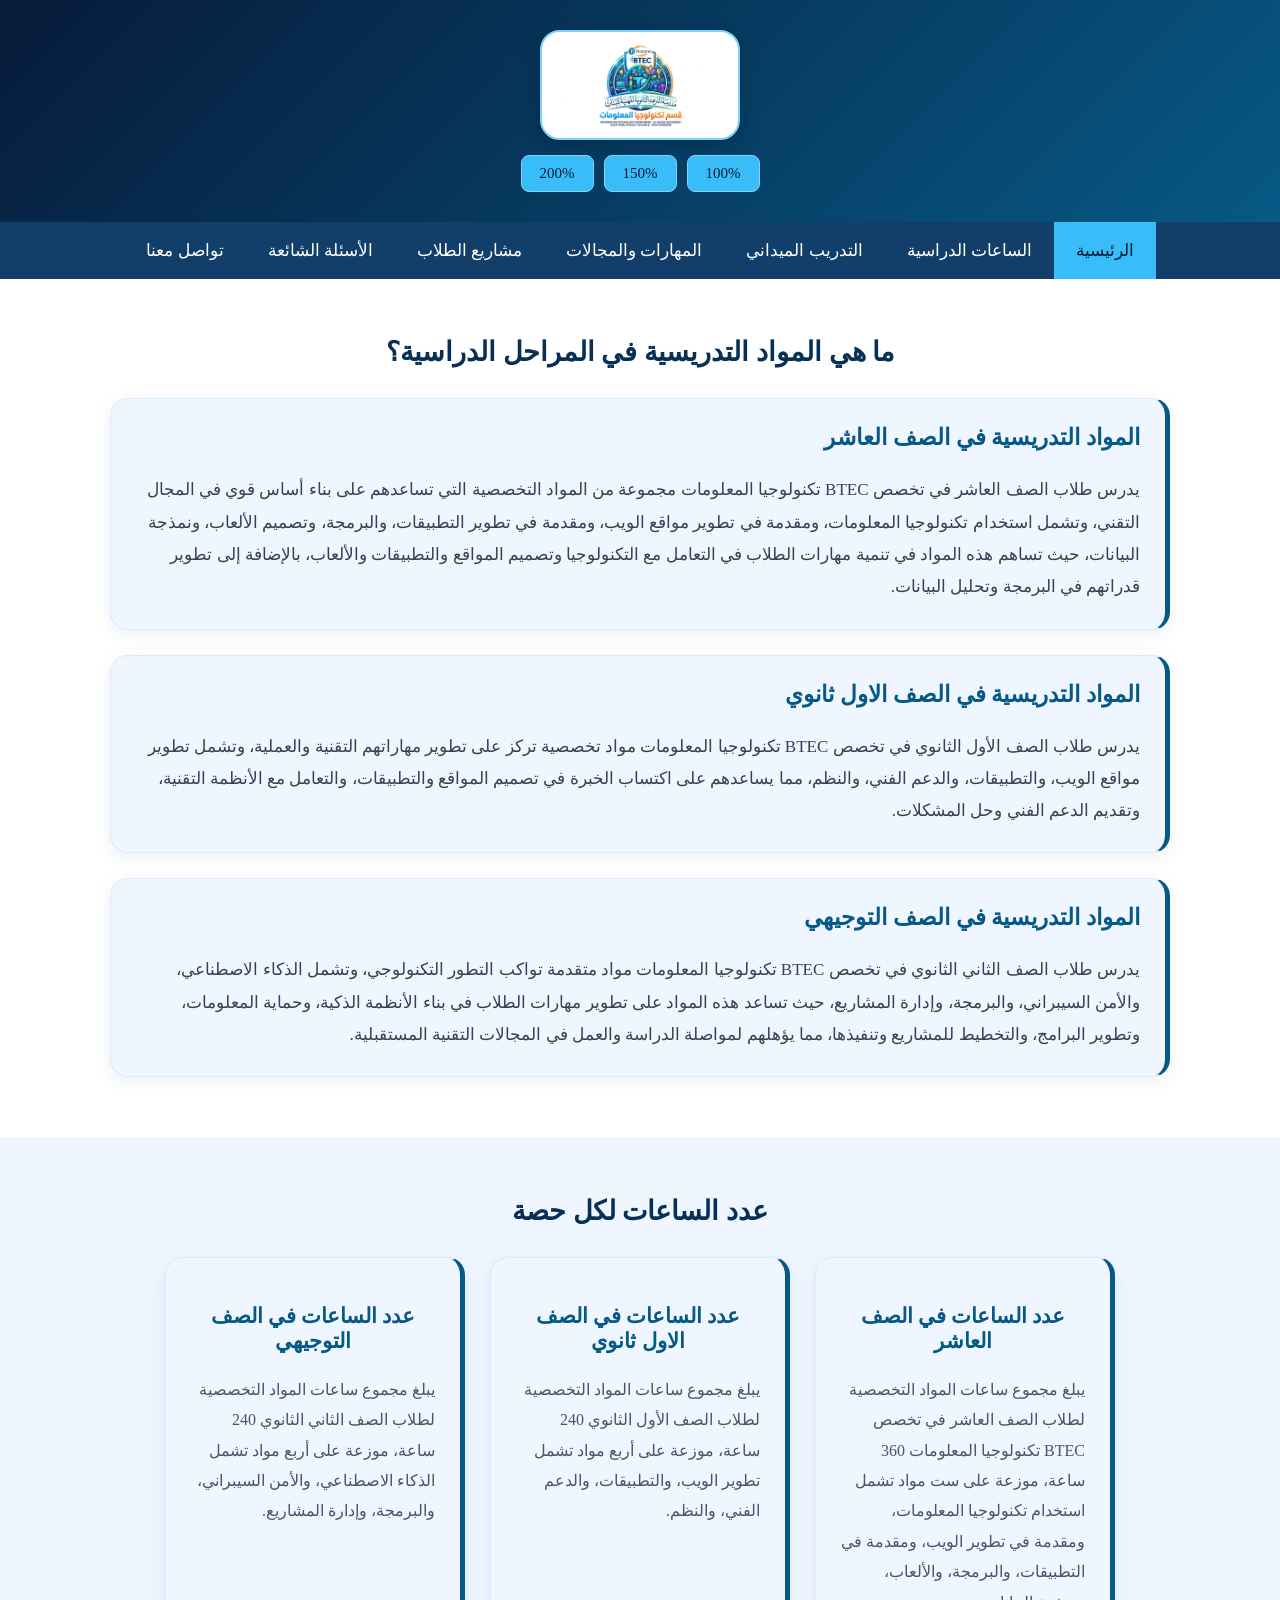
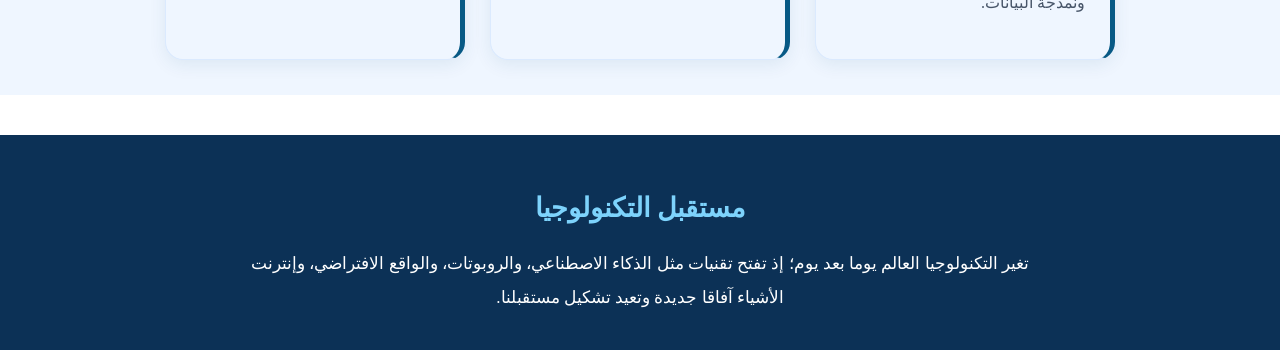
<file: hours.html>
<!DOCTYPE html>
<html lang="ar" dir="rtl">

<head>
    <meta charset="UTF-8">
    <meta name="viewport" content="width=device-width, initial-scale=1.0">
    <title>المواد التدريسية | تكنولوجيا المعلومات</title>

    <style>
        * {
            box-sizing: border-box;
        }

        body {
            margin: 0;
            font-family: Georgia, serif;
            background: white;
            color: #111827;
        }

        /* HEADER */
        header {
            background: linear-gradient(135deg, #071b3a, #075985);
            color: white;
            padding: 30px 20px;
            display: flex;
            flex-direction: column;
            align-items: center;
            justify-content: center;
            text-align: center;
            gap: 15px;
        }

        header .logo {
            width: 200px;
            height: 110px;
            object-fit: contain;
            display: block;
            background: white;
            padding: 10px;
            border: 2px solid #7dd3fc;
            border-radius: 20px;
            box-shadow: 0 5px 18px rgba(0, 0, 0, 0.20);
            transition: 0.3s ease;
        }

        header .logo:hover {
            transform: scale(1.04);
        }

        header h1 {
            color: white;
            margin: 0;
            font-size: 34px;
        }

        header p {
            color: #dbeafe;
            margin: 0;
            font-size: 17px;
        }

        /* ZOOM BUTTONS */
        .zoom-buttons {
            display: flex;
            justify-content: center;
            flex-wrap: wrap;
            gap: 10px;
        }

        .zoom-buttons button {
            padding: 9px 18px;
            border: 1px solid #7dd3fc;
            border-radius: 8px;
            background: #38bdf8;
            color: #071b3a;
            cursor: pointer;
            font-family: Georgia, serif;
            font-size: 15px;
            transition: 0.3s ease;
        }

        .zoom-buttons button:hover {
            background: white;
        }

        /* NAVIGATION */
        nav {
            background: #123f69;
            display: flex;
            justify-content: center;
            flex-wrap: wrap;
        }

        nav a {
            color: white;
            text-decoration: none;
            padding: 18px 22px;
            display: block;
            font-size: 17px;
            transition: 0.3s;
        }

        nav a:hover,
        nav a.active {
            background: #38bdf8;
            color: #071b3a;
        }

        /* MAIN CONTENT */
        .main {
            max-width: 1100px;
            margin: auto;
            padding: 35px 20px;
        }

        .main h2 {
            font-size: 27px;
            color: #082f55;
            margin-bottom: 30px;
            text-align: center;
        }

        .content {
            background: #eff6ff;
            border: 1px solid #dbeafe;
            border-right: 5px solid #075985;
            border-radius: 18px;
            padding: 25px;
            margin: 0 auto 25px;
            box-shadow: 0 5px 18px #0c4a6e15;
            transition: 0.3s ease;
        }

        .content:hover {
            transform: translateY(-4px);
            border-color: #38bdf8;
            box-shadow: 0 8px 22px #0c4a6e25;
        }

        .info {
            width: 100%;
        }

        .info h3 {
            color: #075985;
            font-size: 23px;
            text-align: right;
            margin-top: 0;
        }

        .info p {
            font-size: 17px;
            line-height: 1.9;
            color: #374151;
            text-align: right;
            direction: rtl;
            unicode-bidi: plaintext;
            margin-bottom: 0;
        }

        /* TRAINING HOURS */
        .fields {
            background: #eff6ff;
            padding: 35px 20px;
            text-align: center;
        }

        .fields h2 {
            color: #082f55;
            font-size: 27px;
            margin-bottom: 30px;
        }

        .cards {
            display: flex;
            justify-content: center;
            flex-wrap: wrap;
            gap: 25px;
            max-width: 1100px;
            margin: auto;
        }

        .card {
            background: #eff6ff;
            border: 1px solid #dbeafe;
            border-right: 5px solid #075985;
            border-radius: 18px;
            padding: 25px;
            width: 300px;
            box-shadow: 0 5px 18px #0c4a6e15;
            transition: 0.3s ease;
        }

        .card:hover {
            transform: translateY(-4px);
            border-color: #38bdf8;
            box-shadow: 0 8px 22px #0c4a6e25;
        }

        .card h3 {
            color: #075985;
            font-size: 21px;
        }

        .card p {
            color: #475569;
            line-height: 1.9;
            direction: rtl;
            text-align: right;
            font-size: 16px;
        }

        /* FUTURE SECTION */
        .future {
            background: #0c3156;
            color: white;
            padding: 35px 20px;
            margin: 40px 0 0;
            text-align: center;
            width: 100%;
        }

        .future h2 {
            font-size: 27px;
            color: #7dd3fc;
        }

        .future p {
            max-width: 800px;
            margin: auto;
            line-height: 2;
            font-size: 17px;
            color: white;
        }

        /* RESPONSIVE */
        @media (max-width: 700px) {

            header {
                padding: 25px 15px;
            }

            header h1 {
                font-size: 25px;
            }

            header .logo {
                width: 170px;
                height: 100px;
            }

            nav {
                justify-content: center;
            }

            nav a {
                padding: 12px;
                font-size: 15px;
            }

            .main {
                padding: 15px;
            }

            .main h2 {
                font-size: 23px;
            }

            .content {
                padding: 20px;
            }

            .info h3 {
                font-size: 21px;
            }

            .info p {
                font-size: 15px;
            }

            .fields {
                padding: 25px 18px;
            }

            .fields h2 {
                font-size: 23px;
            }

            .card {
                width: 100%;
                max-width: 350px;
            }

            .future {
                padding: 25px 18px;
                margin: 30px 0 0;
            }

            .future h2 {
                font-size: 23px;
            }

            .future p {
                font-size: 15px;
            }
        }
    </style>
</head>

<body>

    <!-- HEADER -->
<header>
    <img class="logo" src="img/logo.jpeg">


    <div class="zoom-buttons">
        <button onclick="document.body.style.zoom='100%'">100%</button>
        <button onclick="document.body.style.zoom='150%'">150%</button>
        <button onclick="document.body.style.zoom='200%'">200%</button>
    </div>
</header>
    <!-- NAVIGATION -->
    <nav>
        <a href="index.html" class="active">الرئيسية</a>
        <a href="hours.html">الساعات الدراسية</a>
        <a href="training.html">التدريب الميداني</a>
        <a href="skills.html">المهارات والمجالات</a>
        <a href="projects.html">مشاريع الطلاب</a>
        <a href="faq.html">الأسئلة الشائعة</a>
        <a href="contact.html">تواصل معنا</a>
    </nav>

    <!-- HOME -->
    <main class="main" id="home">

        <h2>ما هي المواد التدريسية في المراحل الدراسية؟</h2>

        <div class="content">

            <div class="info" id="about">

                <h3>المواد التدريسية في الصف العاشر</h3>

                <p>
                    يدرس طلاب الصف العاشر في تخصص BTEC تكنولوجيا المعلومات مجموعة من المواد التخصصية التي تساعدهم على بناء أساس قوي في المجال التقني، وتشمل استخدام تكنولوجيا المعلومات، ومقدمة في تطوير مواقع الويب، ومقدمة في تطوير التطبيقات، والبرمجة، وتصميم الألعاب، ونمذجة البيانات، حيث تساهم هذه المواد في تنمية مهارات الطلاب في التعامل مع التكنولوجيا وتصميم المواقع والتطبيقات والألعاب، بالإضافة إلى تطوير قدراتهم في البرمجة وتحليل البيانات.
                </p>

            </div>

        </div>

        <div class="content">

            <div class="info">

                <h3>المواد التدريسية في الصف الاول ثانوي</h3>

                <p>
                    يدرس طلاب الصف الأول الثانوي في تخصص BTEC تكنولوجيا المعلومات مواد تخصصية تركز على تطوير مهاراتهم التقنية والعملية، وتشمل تطوير مواقع الويب، والتطبيقات، والدعم الفني، والنظم، مما يساعدهم على اكتساب الخبرة في تصميم المواقع والتطبيقات، والتعامل مع الأنظمة التقنية، وتقديم الدعم الفني وحل المشكلات.
                </p>

            </div>

        </div>

        <div class="content">

            <div class="info">

                <h3>المواد التدريسية في الصف التوجيهي</h3>

                <p>
                    يدرس طلاب الصف الثاني الثانوي في تخصص BTEC تكنولوجيا المعلومات مواد متقدمة تواكب التطور التكنولوجي، وتشمل الذكاء الاصطناعي، والأمن السيبراني، والبرمجة، وإدارة المشاريع، حيث تساعد هذه المواد على تطوير مهارات الطلاب في بناء الأنظمة الذكية، وحماية المعلومات، وتطوير البرامج، والتخطيط للمشاريع وتنفيذها، مما يؤهلهم لمواصلة الدراسة والعمل في المجالات التقنية المستقبلية.
                </p>

            </div>

        </div>

    </main>

    <!-- TRAINING HOURS -->
    <section class="fields" id="fields">

        <h2>عدد الساعات لكل حصة</h2>

        <div class="cards">

            <div class="card">

                <h3>عدد الساعات في الصف العاشر</h3>

                <p>
                    يبلغ مجموع ساعات المواد التخصصية لطلاب الصف العاشر في تخصص BTEC تكنولوجيا المعلومات 360 ساعة، موزعة على ست مواد تشمل استخدام تكنولوجيا المعلومات، ومقدمة في تطوير الويب، ومقدمة في التطبيقات، والبرمجة، والألعاب، ونمذجة البيانات.
                </p>

            </div>

            <div class="card">

                <h3>عدد الساعات في الصف الاول ثانوي</h3>

                <p>
                    يبلغ مجموع ساعات المواد التخصصية لطلاب الصف الأول الثانوي 240 ساعة، موزعة على أربع مواد تشمل تطوير الويب، والتطبيقات، والدعم الفني، والنظم.
                </p>

            </div>

            <div class="card">

                <h3>عدد الساعات في الصف التوجيهي</h3>

                <p>
                    يبلغ مجموع ساعات المواد التخصصية لطلاب الصف الثاني الثانوي 240 ساعة، موزعة على أربع مواد تشمل الذكاء الاصطناعي، والأمن السيبراني، والبرمجة، وإدارة المشاريع.
                </p>

            </div>

        </div>

    </section>

    <!-- FUTURE -->
    <section class="future" id="future">

        <h2>مستقبل التكنولوجيا</h2>

        <p>
            تغير التكنولوجيا العالم يوما بعد يوم؛ إذ تفتح تقنيات مثل الذكاء الاصطناعي، والروبوتات، والواقع الافتراضي، وإنترنت الأشياء آفاقا جديدة وتعيد تشكيل مستقبلنا.
        </p>

    </section>

</body>
</html>
</file>
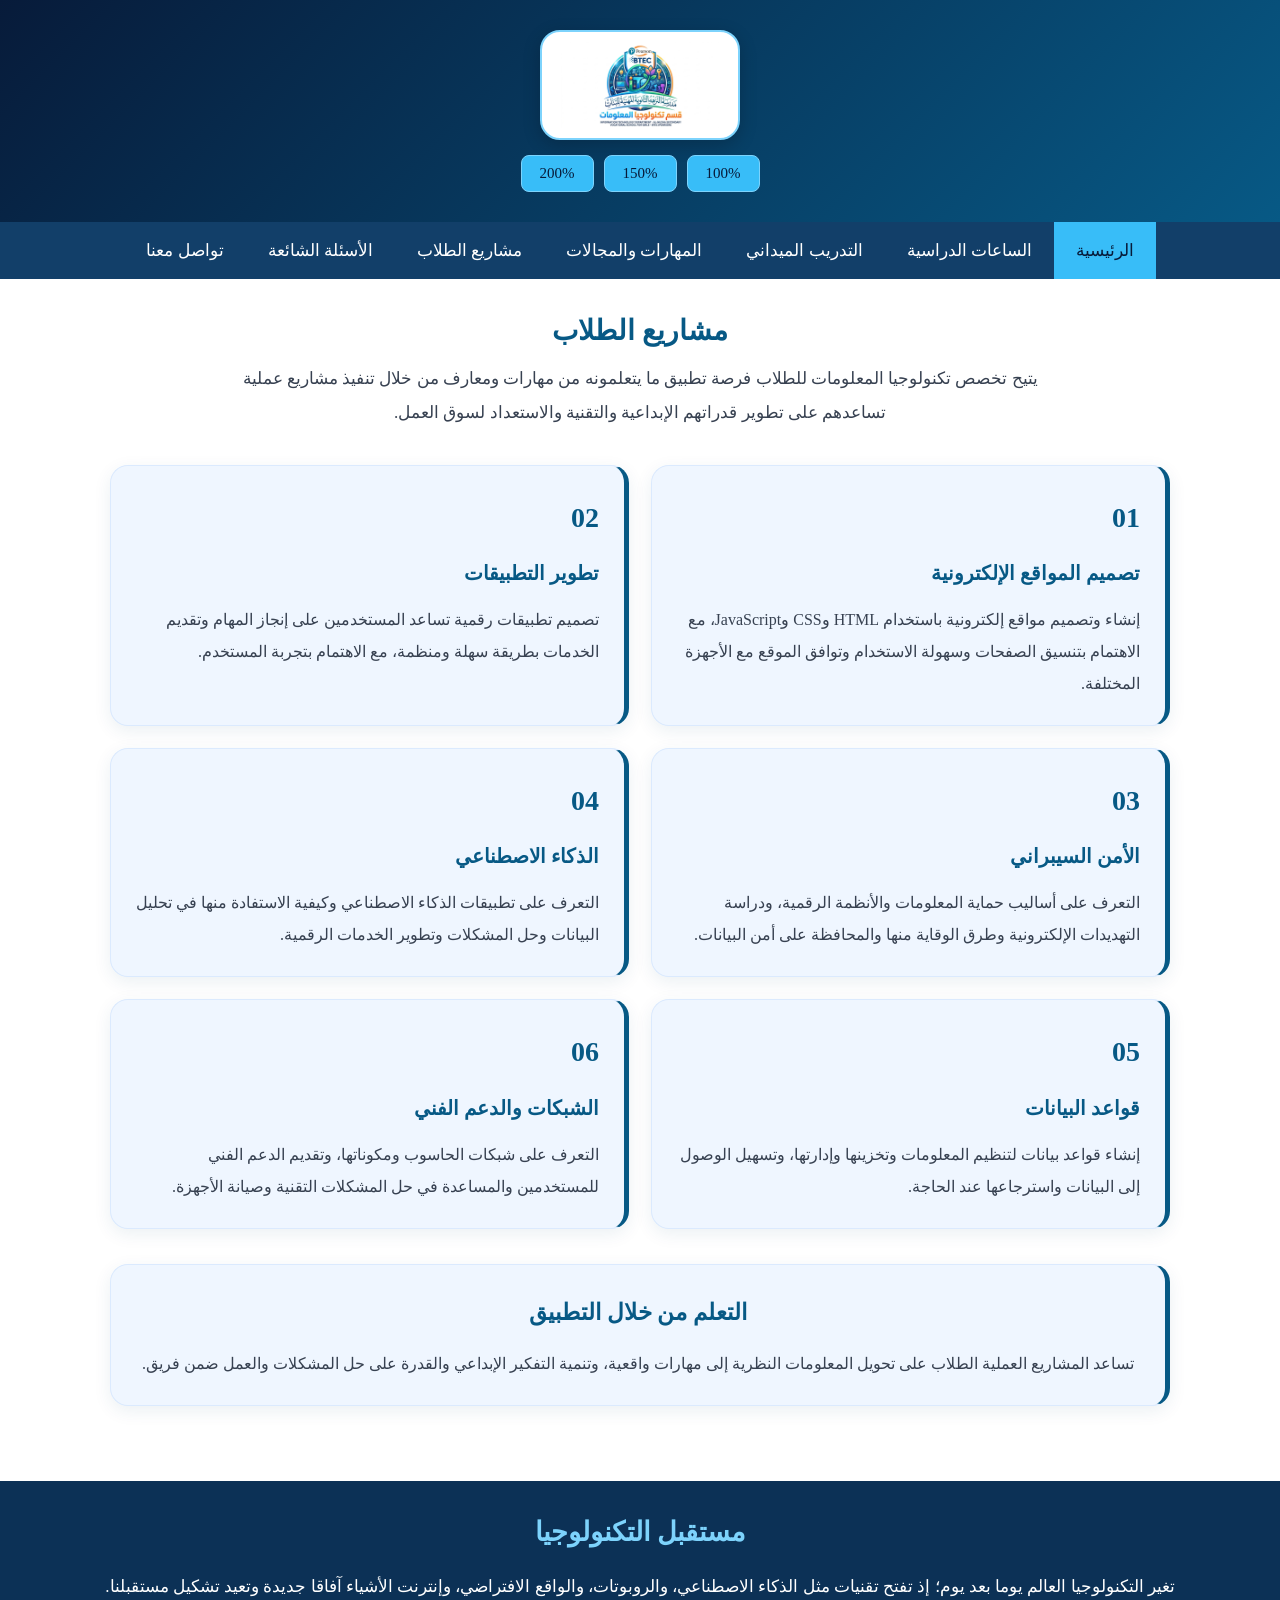
<file: projects.html>
<!DOCTYPE html>
<html lang="ar" dir="rtl">

<head>
    <meta charset="UTF-8">
    <meta name="viewport" content="width=device-width, initial-scale=1.0">

    <title>مشاريع الطلاب | تكنولوجيا المعلومات</title>

    <style>
        * {
            box-sizing: border-box;
        }

        body {
            margin: 0;
            font-family: Georgia, serif;
            background: white;
            color: #111827;
        }

        /* الهيدر */
        header {
            background: linear-gradient(135deg, #071b3a, #075985);
            color: white;
            padding: 30px 20px;
            display: flex;
            flex-direction: column;
            align-items: center;
            justify-content: center;
            text-align: center;
            gap: 15px;
        }

        header .logo {
            width: 200px;
            height: 110px;
            object-fit: contain;
            display: block;
            background: white;
            padding: 10px;
            border: 2px solid #7dd3fc;
            border-radius: 20px;
            box-shadow: 0 5px 18px rgba(0, 0, 0, 0.20);
            transition: 0.3s ease;
        }

        header .logo:hover {
            transform: scale(1.04);
        }

        header h1 {
            color: white;
            margin: 0;
            font-size: 34px;
        }

        header p {
            color: #dbeafe;
            margin: 0;
            font-size: 17px;
            line-height: 1.8;
        }

        /* أزرار التكبير */
        .zoom-buttons {
            display: flex;
            justify-content: center;
            flex-wrap: wrap;
            gap: 10px;
        }

        .zoom-buttons button {
            padding: 9px 18px;
            border: 1px solid #7dd3fc;
            border-radius: 8px;
            background: #38bdf8;
            color: #071b3a;
            cursor: pointer;
            font-family: Georgia, serif;
            font-size: 15px;
            transition: 0.3s ease;
        }

        .zoom-buttons button:hover {
            background: white;
        }

        /* شريط التنقل */
        nav {
            background: #123f69;
            display: flex;
            justify-content: center;
            flex-wrap: wrap;
        }

        nav a {
            color: white;
            text-decoration: none;
            padding: 18px 22px;
            display: block;
            font-size: 17px;
            transition: 0.3s;
        }

        nav a:hover,
        nav a.active {
            background: #38bdf8;
            color: #071b3a;
        }

        /* المحتوى الرئيسي */
        .projects-container {
            max-width: 1100px;
            margin: auto;
            padding: 35px 20px;
        }

        .projects-title {
            text-align: center;
            color: #075985;
            font-size: 28px;
            margin: 0 0 15px;
        }

        .projects-intro {
            text-align: center;
            line-height: 2;
            margin: 0 auto 35px;
            color: #374151;
            max-width: 850px;
            font-size: 17px;
        }

        /* شبكة المشاريع */
        .projects-grid {
            display: grid;
            grid-template-columns: repeat(2, minmax(0, 1fr));
            gap: 22px;
        }

        /* بطاقات المشاريع */
        .project-card {
            background: #eff6ff;
            border: 1px solid #dbeafe;
            border-right: 5px solid #075985;
            border-radius: 18px;
            padding: 25px;
            box-shadow: 0 5px 18px #0c4a6e15;
            transition: 0.3s ease;
            line-height: 1.9;
            min-height: 190px;
        }

        .project-card:hover {
            transform: translateY(-4px);
            border-color: #38bdf8;
            box-shadow: 0 8px 22px #0c4a6e25;
        }

        .project-card h3 {
            color: #075985;
            font-size: 20px;
            margin: 0 0 12px;
        }

        .project-card p {
            color: #374151;
            font-size: 16px;
            line-height: 2;
            margin: 0;
        }

        .project-number {
            color: #075985;
            font-size: 28px;
            font-weight: bold;
            margin-bottom: 10px;
        }

        /* ملاحظة المشاريع */
        .projects-note {
            background: #eff6ff;
            border: 1px solid #dbeafe;
            border-right: 5px solid #075985;
            border-radius: 18px;
            padding: 25px;
            margin-top: 35px;
            text-align: center;
            line-height: 2;
            box-shadow: 0 5px 18px #0c4a6e15;
            transition: 0.3s ease;
        }

        .projects-note:hover {
            transform: translateY(-4px);
            border-color: #38bdf8;
            box-shadow: 0 8px 22px #0c4a6e25;
        }

        .projects-note h3 {
            color: #075985;
            font-size: 23px;
            margin: 0 0 12px;
        }

        .projects-note p {
            color: #374151;
            font-size: 16px;
            margin: 0;
        }

        /* مستقبل التكنولوجيا */
        .future {
            background: #0c3156;
            color: white;
            padding: 35px 20px;
            margin: 40px 0 0;
            text-align: center;
            width: 100%;
        }

        .future h2 {
            color: #7dd3fc;
            font-size: 27px;
            margin-top: 0;
        }

        .future p {
            color: white;
            font-size: 17px;
            line-height: 2;
            margin-bottom: 0;
        }

        /* الشاشات المتوسطة */
        @media (max-width: 800px) {
            .projects-grid {
                grid-template-columns: 1fr;
            }
        }

        /* الشاشات الصغيرة */
        @media (max-width: 700px) {
            header {
                padding: 25px 15px;
            }

            header .logo {
                width: 170px;
                height: 100px;
            }

            header h1 {
                font-size: 25px;
            }

            header p {
                font-size: 15px;
            }

            nav a {
                padding: 12px;
                font-size: 15px;
            }

            .projects-container {
                padding: 15px;
            }

            .projects-title {
                font-size: 23px;
            }

            .projects-intro {
                font-size: 15px;
            }

            .project-card {
                padding: 20px;
                min-height: auto;
            }

            .project-card h3 {
                font-size: 18px;
            }

            .project-card p {
                font-size: 15px;
            }

            .projects-note {
                padding: 22px 17px;
            }

            .projects-note h3 {
                font-size: 21px;
            }

            .projects-note p {
                font-size: 15px;
            }

            .future {
                padding: 25px 18px;
                margin: 30px 0 0;
            }

            .future h2 {
                font-size: 23px;
            }

            .future p {
                font-size: 15px;
            }
        }
    </style>
</head>

<body>

<header>
    <img class="logo" src="img/logo.jpeg">


    <div class="zoom-buttons">
        <button onclick="document.body.style.zoom='100%'">100%</button>
        <button onclick="document.body.style.zoom='150%'">150%</button>
        <button onclick="document.body.style.zoom='200%'">200%</button>
    </div>
</header>

    <!-- شريط التنقل -->
<nav>
    <a href="index.html" class="active">الرئيسية</a>
    <a href="hours.html">الساعات الدراسية</a>
    <a href="training.html">التدريب الميداني</a>
    <a href="skills.html">المهارات والمجالات</a>
    <a href="projects.html">مشاريع الطلاب</a>
    <a href="faq.html">الأسئلة الشائعة</a>
    <a href="contact.html">تواصل معنا</a>
</nav>

    <!-- المحتوى الرئيسي -->
    <main class="projects-container">

        <h2 class="projects-title">مشاريع الطلاب</h2>

        <p class="projects-intro">
            يتيح تخصص تكنولوجيا المعلومات للطلاب فرصة تطبيق ما يتعلمونه
            من مهارات ومعارف من خلال تنفيذ مشاريع عملية تساعدهم على
            تطوير قدراتهم الإبداعية والتقنية والاستعداد لسوق العمل.
        </p>

        <div class="projects-grid">

            <div class="project-card">
                <div class="project-number">01</div>
                <h3>تصميم المواقع الإلكترونية</h3>
                <p>
                    إنشاء وتصميم مواقع إلكترونية باستخدام HTML وCSS
                    وJavaScript، مع الاهتمام بتنسيق الصفحات وسهولة
                    الاستخدام وتوافق الموقع مع الأجهزة المختلفة.
                </p>
            </div>

            <div class="project-card">
                <div class="project-number">02</div>
                <h3>تطوير التطبيقات</h3>
                <p>
                    تصميم تطبيقات رقمية تساعد المستخدمين على إنجاز
                    المهام وتقديم الخدمات بطريقة سهلة ومنظمة،
                    مع الاهتمام بتجربة المستخدم.
                </p>
            </div>

            <div class="project-card">
                <div class="project-number">03</div>
                <h3>الأمن السيبراني</h3>
                <p>
                    التعرف على أساليب حماية المعلومات والأنظمة الرقمية،
                    ودراسة التهديدات الإلكترونية وطرق الوقاية منها
                    والمحافظة على أمن البيانات.
                </p>
            </div>

            <div class="project-card">
                <div class="project-number">04</div>
                <h3>الذكاء الاصطناعي</h3>
                <p>
                    التعرف على تطبيقات الذكاء الاصطناعي وكيفية
                    الاستفادة منها في تحليل البيانات وحل المشكلات
                    وتطوير الخدمات الرقمية.
                </p>
            </div>

            <div class="project-card">
                <div class="project-number">05</div>
                <h3>قواعد البيانات</h3>
                <p>
                    إنشاء قواعد بيانات لتنظيم المعلومات وتخزينها
                    وإدارتها، وتسهيل الوصول إلى البيانات واسترجاعها
                    عند الحاجة.
                </p>
            </div>

            <div class="project-card">
                <div class="project-number">06</div>
                <h3>الشبكات والدعم الفني</h3>
                <p>
                    التعرف على شبكات الحاسوب ومكوناتها، وتقديم
                    الدعم الفني للمستخدمين والمساعدة في حل المشكلات
                    التقنية وصيانة الأجهزة.
                </p>
            </div>

        </div>

        <!-- ملاحظة المشاريع -->
        <div class="projects-note">

            <h3>التعلم من خلال التطبيق</h3>

            <p>
                تساعد المشاريع العملية الطلاب على تحويل المعلومات
                النظرية إلى مهارات واقعية، وتنمية التفكير الإبداعي
                والقدرة على حل المشكلات والعمل ضمن فريق.
            </p>

        </div>

    </main>

    <!-- مستقبل التكنولوجيا -->
    <section class="future" id="future">

        <h2>مستقبل التكنولوجيا</h2>

        <p>
            تغير التكنولوجيا العالم يوما بعد يوم؛ إذ تفتح تقنيات مثل الذكاء الاصطناعي، والروبوتات، والواقع الافتراضي، وإنترنت الأشياء آفاقا جديدة وتعيد تشكيل مستقبلنا.
        </p>

    </section>

</body>
</html>
</file>
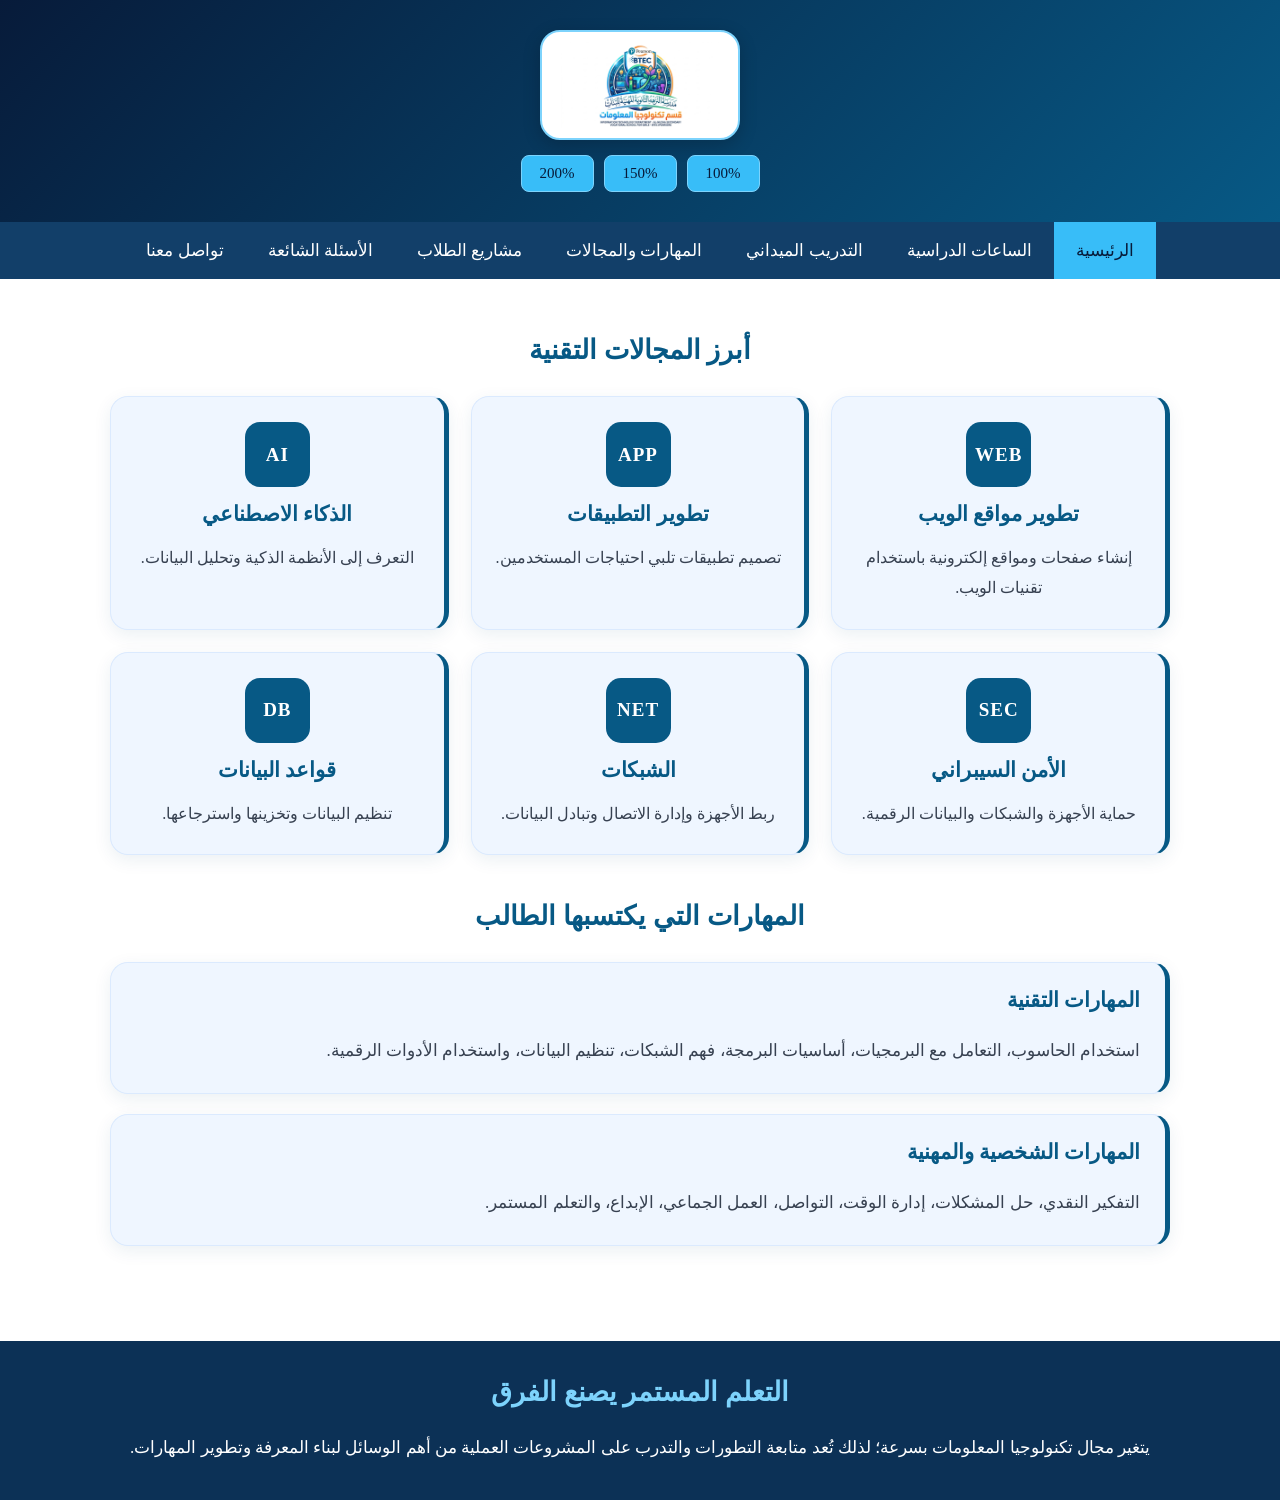
<file: skills.html>
<!DOCTYPE html>
<html lang="ar" dir="rtl">

<head>
<meta charset="UTF-8">
<meta name="viewport" content="width=device-width, initial-scale=1.0">
<title>المهارات والمجالات التقنية</title>

<style>
* {
    box-sizing: border-box;
}

body {
    margin: 0;
    font-family: Georgia, serif;
    background: white;
    color: #111827;
}

/* Header */
header {
    background: linear-gradient(135deg, #071b3a, #075985);
    color: white;
    padding: 30px 20px;
    display: flex;
    flex-direction: column;
    align-items: center;
    justify-content: center;
    text-align: center;
    gap: 15px;
}

header .logo {
    width: 200px;
    height: 110px;
    object-fit: contain;
    display: block;
    background: white;
    padding: 10px;
    border: 2px solid #7dd3fc;
    border-radius: 20px;
    box-shadow: 0 5px 18px rgba(0, 0, 0, 0.20);
    transition: 0.3s ease;
}

header .logo:hover {
    transform: scale(1.04);
}

header h1 {
    color: white;
    margin: 0;
    font-size: 34px;
}

header p {
    color: #dbeafe;
    margin: 0;
    font-size: 17px;
    line-height: 1.8;
}

/* أزرار التكبير */
.zoom-buttons {
    display: flex;
    justify-content: center;
    flex-wrap: wrap;
    gap: 10px;
}

.zoom-buttons button {
    padding: 9px 18px;
    border: 1px solid #7dd3fc;
    border-radius: 8px;
    background: #38bdf8;
    color: #071b3a;
    cursor: pointer;
    font-family: Georgia, serif;
    font-size: 15px;
    transition: 0.3s ease;
}

.zoom-buttons button:hover {
    background: white;
}

/* Navigation */
nav {
    background: #123f69;
    display: flex;
    justify-content: center;
    flex-wrap: wrap;
}

nav a {
    color: white;
    text-decoration: none;
    padding: 18px 22px;
    display: block;
    font-size: 17px;
    transition: 0.3s;
}

nav a:hover,
nav a.active {
    background: #38bdf8;
    color: #071b3a;
}

/* Main */
.main {
    max-width: 1100px;
    margin: auto;
    padding: 35px 20px;
}

.main h2 {
    color: #075985;
    text-align: center;
    font-size: 27px;
    margin: 20px 0 30px;
}

/* Fields */
.fields {
    margin-bottom: 45px;
}

.cards {
    display: grid;
    grid-template-columns: repeat(3, minmax(0, 1fr));
    gap: 22px;
}

.card {
    background: #eff6ff;
    border: 1px solid #dbeafe;
    border-right: 5px solid #075985;
    border-radius: 18px;
    padding: 25px 20px;
    text-align: center;
    box-shadow: 0 5px 18px #0c4a6e15;
    transition: 0.3s ease;
}

.card:hover {
    transform: translateY(-4px);
    border-color: #38bdf8;
    box-shadow: 0 8px 22px #0c4a6e25;
}

.card-symbol {
    width: 65px;
    height: 65px;
    margin: 0 auto 15px;
    display: flex;
    align-items: center;
    justify-content: center;
    background: #075985;
    color: white;
    border-radius: 15px;
    font-size: 19px;
    font-weight: bold;
    letter-spacing: 1px;
}

.card h3 {
    color: #075985;
    font-size: 21px;
    margin: 10px 0;
}

.card p {
    color: #374151;
    font-size: 16px;
    line-height: 1.9;
    margin-bottom: 0;
}

/* Skills content */
.content {
    background: #eff6ff;
    border: 1px solid #dbeafe;
    border-right: 5px solid #075985;
    border-radius: 18px;
    padding: 25px;
    margin: 20px 0;
    box-shadow: 0 5px 18px #0c4a6e15;
    transition: 0.3s ease;
}

.content:hover {
    transform: translateY(-4px);
    border-color: #38bdf8;
    box-shadow: 0 8px 22px #0c4a6e25;
}

.content h3 {
    color: #075985;
    font-size: 21px;
    margin-top: 0;
}

.content p {
    color: #374151;
    font-size: 17px;
    line-height: 2;
    margin-bottom: 0;
}

/* Learning section */
.future {
    background: #0c3156;
    color: white;
    padding: 35px 20px;
    margin: 40px 0 0;
    text-align: center;
    width: 100%;
}

.future h2 {
    color: #7dd3fc;
    font-size: 27px;
    margin-top: 0;
}

.future p {
    color: white;
    font-size: 17px;
    line-height: 2;
    margin-bottom: 0;
}

/* Responsive */
@media (max-width: 800px) {
    .cards {
        grid-template-columns: repeat(2, minmax(0, 1fr));
    }
}

@media (max-width: 700px) {
    header {
        padding: 25px 15px;
    }

    header .logo {
        width: 170px;
        height: 100px;
    }

    header h1 {
        font-size: 25px;
    }

    header p {
        font-size: 15px;
    }

    nav a {
        padding: 12px;
        font-size: 15px;
    }

    .main {
        padding: 15px;
    }

    .main h2 {
        font-size: 23px;
    }

    .cards {
        grid-template-columns: 1fr;
    }

    .card {
        padding: 22px 15px;
    }

    .content {
        padding: 20px;
    }

    .content h3 {
        font-size: 19px;
    }

    .content p {
        font-size: 15px;
    }

    .future {
        padding: 25px 18px;
        margin: 30px 0 0;
    }

    .future h2 {
        font-size: 23px;
    }

    .future p {
        font-size: 15px;
    }
}
</style>
</head>

<body>

<header>
    <img class="logo" src="img/logo.jpeg">


    <div class="zoom-buttons">
        <button onclick="document.body.style.zoom='100%'">100%</button>
        <button onclick="document.body.style.zoom='150%'">150%</button>
        <button onclick="document.body.style.zoom='200%'">200%</button>
    </div>
</header>

<nav>
    <a href="index.html" class="active">الرئيسية</a>
    <a href="hours.html">الساعات الدراسية</a>
    <a href="training.html">التدريب الميداني</a>
    <a href="skills.html">المهارات والمجالات</a>
    <a href="projects.html">مشاريع الطلاب</a>
    <a href="faq.html">الأسئلة الشائعة</a>
    <a href="contact.html">تواصل معنا</a>
</nav>

<main class="main">

    <h2>أبرز المجالات التقنية</h2>

    <section class="fields">
        <div class="cards">

            <div class="card">
                <div class="card-symbol">WEB</div>
                <h3>تطوير مواقع الويب</h3>
                <p>إنشاء صفحات ومواقع إلكترونية باستخدام تقنيات الويب.</p>
            </div>

            <div class="card">
                <div class="card-symbol">APP</div>
                <h3>تطوير التطبيقات</h3>
                <p>تصميم تطبيقات تلبي احتياجات المستخدمين.</p>
            </div>

            <div class="card">
                <div class="card-symbol">AI</div>
                <h3>الذكاء الاصطناعي</h3>
                <p>التعرف إلى الأنظمة الذكية وتحليل البيانات.</p>
            </div>

            <div class="card">
                <div class="card-symbol">SEC</div>
                <h3>الأمن السيبراني</h3>
                <p>حماية الأجهزة والشبكات والبيانات الرقمية.</p>
            </div>

            <div class="card">
                <div class="card-symbol">NET</div>
                <h3>الشبكات</h3>
                <p>ربط الأجهزة وإدارة الاتصال وتبادل البيانات.</p>
            </div>

            <div class="card">
                <div class="card-symbol">DB</div>
                <h3>قواعد البيانات</h3>
                <p>تنظيم البيانات وتخزينها واسترجاعها.</p>
            </div>

        </div>
    </section>

    <h2>المهارات التي يكتسبها الطالب</h2>

    <div class="content">
        <h3>المهارات التقنية</h3>
        <p>
            استخدام الحاسوب، التعامل مع البرمجيات،
            أساسيات البرمجة، فهم الشبكات،
            تنظيم البيانات، واستخدام الأدوات الرقمية.
        </p>
    </div>

    <div class="content">
        <h3>المهارات الشخصية والمهنية</h3>
        <p>
            التفكير النقدي، حل المشكلات، إدارة الوقت،
            التواصل، العمل الجماعي، الإبداع، والتعلم المستمر.
        </p>
    </div>

</main>

<section class="future">
    <h2>التعلم المستمر يصنع الفرق</h2>
    <p>
        يتغير مجال تكنولوجيا المعلومات بسرعة؛ لذلك
        تُعد متابعة التطورات والتدرب على المشروعات العملية
        من أهم الوسائل لبناء المعرفة وتطوير المهارات.
    </p>
</section>

</body>
</html>
</file>
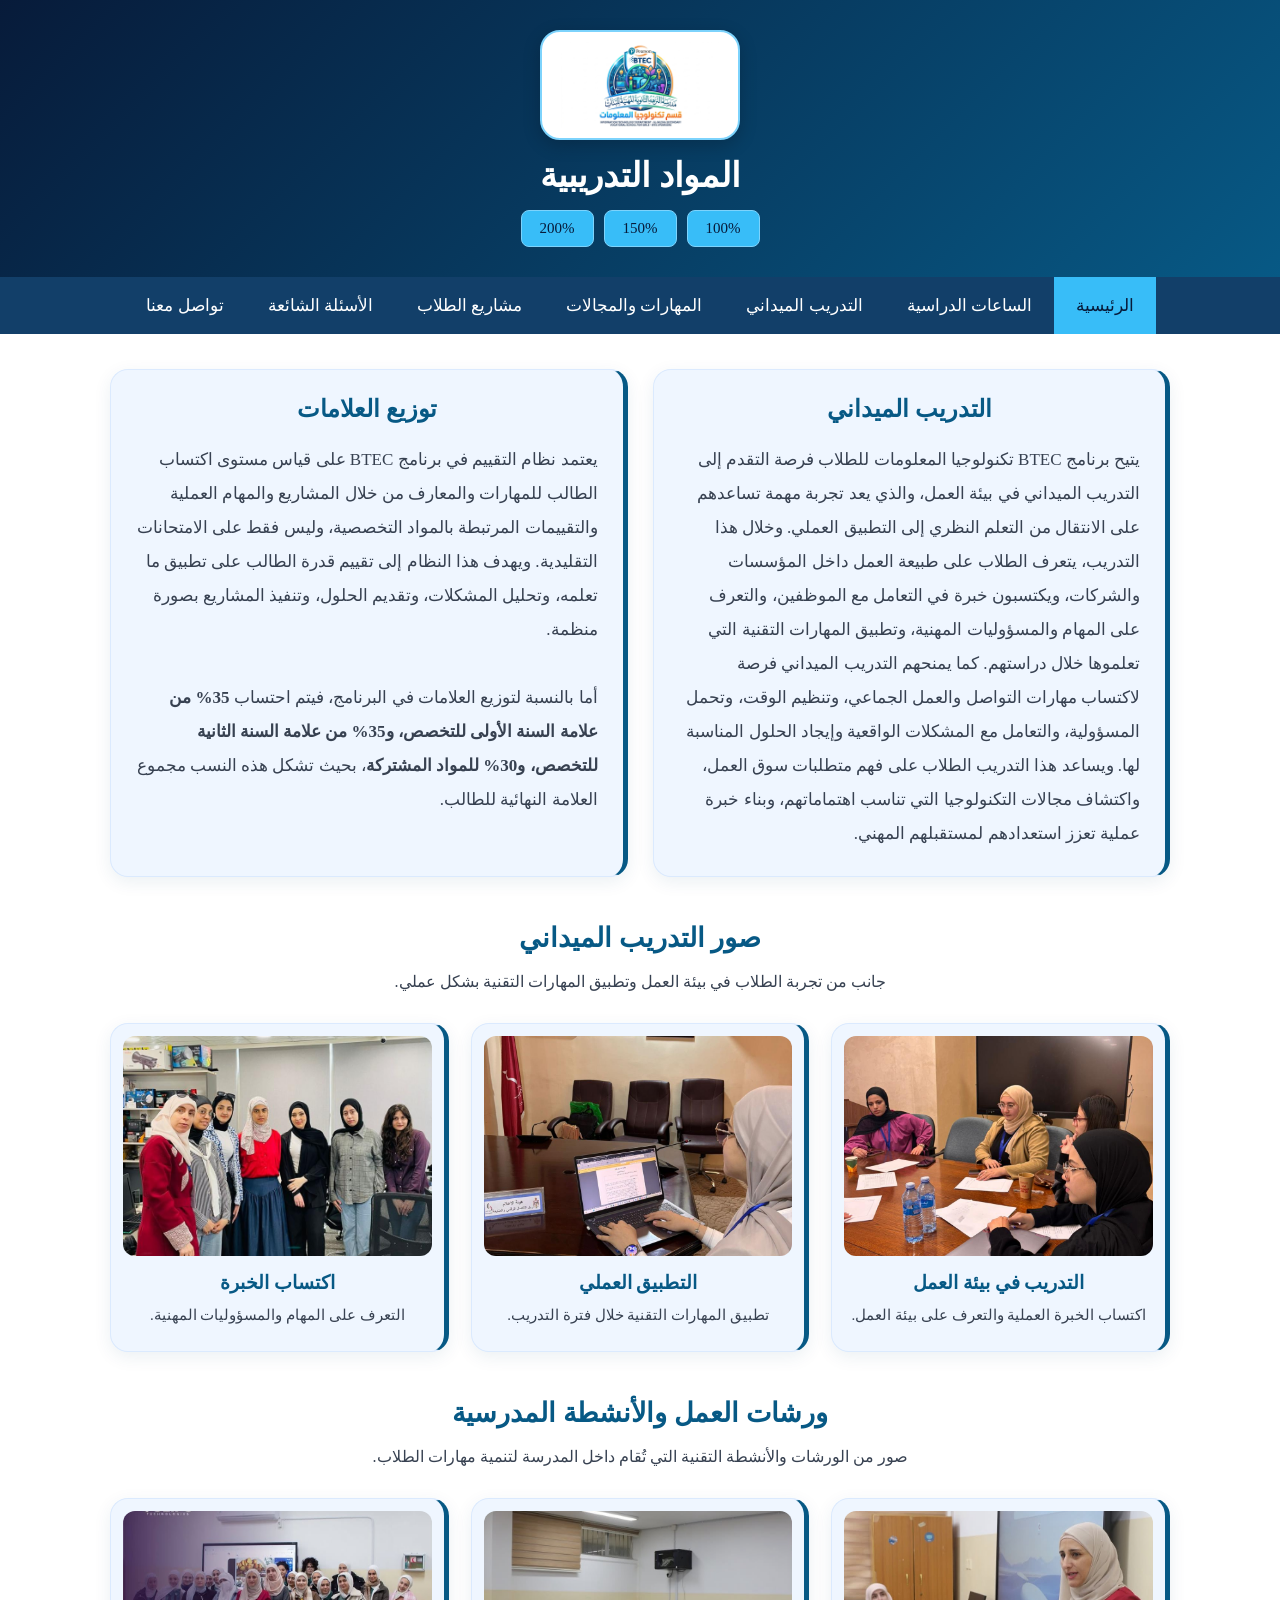
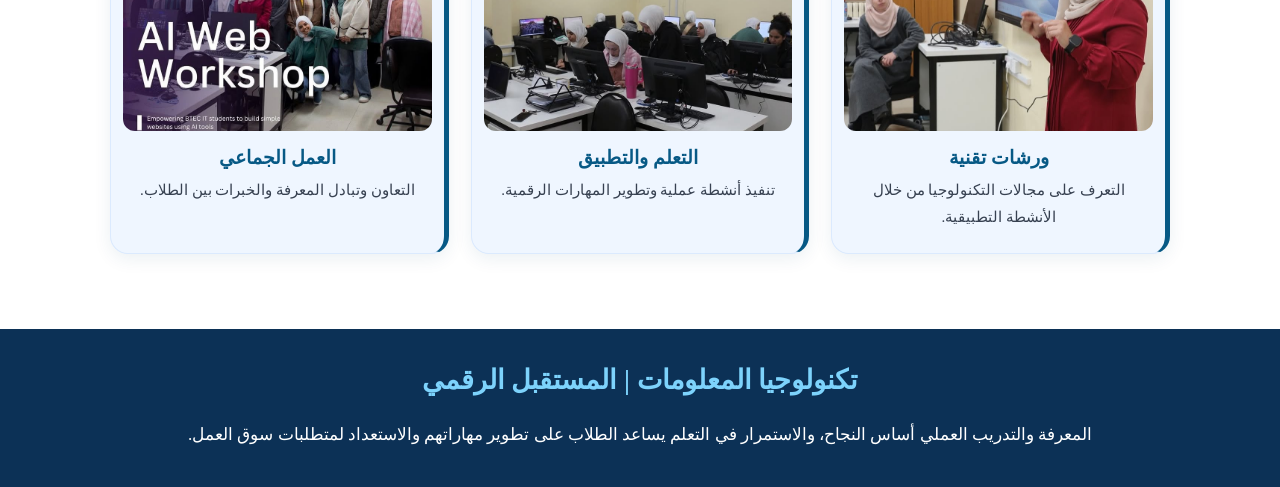
<file: training.html>
<!DOCTYPE html>
<html lang="ar" dir="rtl">

<head>
<meta charset="UTF-8">
<meta name="viewport" content="width=device-width, initial-scale=1.0">

<title>المواد التدريبية</title>

<style>
* {
    box-sizing: border-box;
}

body {
    margin: 0;
    font-family: Georgia, serif;
    background: white;
    color: #111827;
}

/* Header */
header {
    background: linear-gradient(135deg, #071b3a, #075985);
    color: white;
    padding: 30px 20px;
    display: flex;
    flex-direction: column;
    align-items: center;
    justify-content: center;
    text-align: center;
    gap: 15px;
}

header .logo {
    width: 200px;
    height: 110px;
    object-fit: contain;
    display: block;
    background: white;
    padding: 10px;
    border: 2px solid #7dd3fc;
    border-radius: 20px;
    box-shadow: 0 5px 18px rgba(0, 0, 0, 0.20);
    transition: 0.3s ease;
}

header .logo:hover {
    transform: scale(1.04);
}

header h1 {
    color: white;
    margin: 0;
    font-size: 34px;
}

/* Zoom buttons */
.zoom-buttons {
    display: flex;
    justify-content: center;
    flex-wrap: wrap;
    gap: 10px;
}

.zoom-buttons button {
    padding: 9px 18px;
    border: 1px solid #7dd3fc;
    border-radius: 8px;
    background: #38bdf8;
    color: #071b3a;
    cursor: pointer;
    font-family: Georgia, serif;
    font-size: 15px;
    transition: 0.3s ease;
}

.zoom-buttons button:hover {
    background: white;
}

/* Navigation */
nav {
    background: #123f69;
    display: flex;
    justify-content: center;
    flex-wrap: wrap;
}

nav a {
    color: white;
    text-decoration: none;
    padding: 18px 22px;
    display: block;
    font-size: 17px;
    transition: 0.3s;
}

nav a:hover,
nav a.active {
    background: #38bdf8;
    color: #071b3a;
}

/* Main */
.main {
    max-width: 1100px;
    margin: auto;
    padding: 35px 20px;
}

/* Cards */
.services-container {
    display: grid;
    grid-template-columns: repeat(2, minmax(0, 1fr));
    gap: 25px;
}

.card {
    background: #eff6ff;
    border: 1px solid #dbeafe;
    border-right: 5px solid #075985;
    border-radius: 18px;
    padding: 25px;
    box-shadow: 0 5px 18px #0c4a6e15;
    transition: 0.3s ease;
}

.card:hover {
    transform: translateY(-4px);
    border-color: #38bdf8;
    box-shadow: 0 8px 22px #0c4a6e25;
}

.card h2 {
    color: #075985;
    font-size: 24px;
    text-align: center;
    margin-top: 0;
    margin-bottom: 20px;
}

.card p {
    color: #374151;
    line-height: 2;
    font-size: 17px;
    text-align: right;
    margin-bottom: 0;
}

/* Photo galleries */
.gallery-section {
    margin-top: 45px;
}

.gallery-title {
    color: #075985;
    text-align: center;
    font-size: 27px;
    margin: 0 0 12px;
}

.gallery-description {
    text-align: center;
    color: #374151;
    font-size: 16px;
    line-height: 2;
    margin: 0 auto 25px;
}

.gallery-grid {
    display: grid;
    grid-template-columns: repeat(3, minmax(0, 1fr));
    gap: 22px;
}

.gallery-card {
    background: #eff6ff;
    border: 1px solid #dbeafe;
    border-right: 5px solid #075985;
    border-radius: 18px;
    padding: 12px;
    overflow: hidden;
    box-shadow: 0 5px 18px #0c4a6e15;
    transition: 0.3s ease;
}

.gallery-card:hover {
    transform: translateY(-4px);
    border-color: #38bdf8;
    box-shadow: 0 8px 22px #0c4a6e25;
}

.gallery-card img {
    width: 100%;
    height: 220px;
    object-fit: cover;
    display: block;
    border-radius: 12px;
}

.gallery-card h3 {
    color: #075985;
    font-size: 19px;
    text-align: center;
    margin: 15px 5px 8px;
}

.gallery-card p {
    color: #374151;
    font-size: 15px;
    line-height: 1.8;
    text-align: center;
    margin: 0 5px 10px;
}

/* Bottom section */
.future {
    background: #0c3156;
    color: white;
    padding: 35px 20px;
    margin: 40px 0 0;
    text-align: center;
    width: 100%;
}

.future h2 {
    color: #7dd3fc;
    font-size: 27px;
    margin-top: 0;
}

.future p {
    color: white;
    font-size: 17px;
    line-height: 2;
    margin-bottom: 0;
}

/* Responsive */
@media (max-width: 800px) {
    .services-container {
        grid-template-columns: 1fr;
    }

    .gallery-grid {
        grid-template-columns: repeat(2, minmax(0, 1fr));
    }
}

@media (max-width: 700px) {
    header {
        padding: 25px 15px;
    }

    header .logo {
        width: 170px;
        height: 100px;
    }

    header h1 {
        font-size: 25px;
    }

    nav a {
        padding: 12px;
        font-size: 15px;
    }

    .main {
        padding: 15px;
    }

    .card {
        padding: 20px;
    }

    .card h2 {
        font-size: 21px;
    }

    .card p {
        font-size: 15px;
    }

    .zoom-buttons button {
        padding: 8px 13px;
        font-size: 14px;
    }

    .gallery-section {
        margin-top: 35px;
    }

    .gallery-title {
        font-size: 23px;
    }

    .gallery-description {
        font-size: 15px;
    }

    .gallery-grid {
        grid-template-columns: 1fr;
        gap: 18px;
    }

    .gallery-card img {
        height: 230px;
    }

    .gallery-card h3 {
        font-size: 18px;
    }

    .future {
        padding: 25px 18px;
        margin: 30px 0 0;
    }

    .future h2 {
        font-size: 23px;
    }

    .future p {
        font-size: 15px;
    }
}
</style>
</head>

<body>

<header>
    <img class="logo" src="img/logo.jpeg">

    <h1>المواد التدريبية</h1>

    <div class="zoom-buttons">
        <button onclick="document.body.style.zoom='100%'">100%</button>
        <button onclick="document.body.style.zoom='150%'">150%</button>
        <button onclick="document.body.style.zoom='200%'">200%</button>
    </div>
</header>

<nav>
    <a href="index.html" class="active">الرئيسية</a>
    <a href="hours.html">الساعات الدراسية</a>
    <a href="training.html">التدريب الميداني</a>
    <a href="skills.html">المهارات والمجالات</a>
    <a href="projects.html">مشاريع الطلاب</a>
    <a href="faq.html">الأسئلة الشائعة</a>
    <a href="contact.html">تواصل معنا</a>
</nav>

<main class="main">

    <section class="services-container">

        <div class="card">
            <h2>التدريب الميداني</h2>

            <p>
                يتيح برنامج BTEC تكنولوجيا المعلومات للطلاب فرصة التقدم إلى التدريب الميداني في بيئة العمل، والذي يعد تجربة مهمة تساعدهم على الانتقال من التعلم النظري إلى التطبيق العملي. وخلال هذا التدريب، يتعرف الطلاب على طبيعة العمل داخل المؤسسات والشركات، ويكتسبون خبرة في التعامل مع الموظفين، والتعرف على المهام والمسؤوليات المهنية، وتطبيق المهارات التقنية التي تعلموها خلال دراستهم. كما يمنحهم التدريب الميداني فرصة لاكتساب مهارات التواصل والعمل الجماعي، وتنظيم الوقت، وتحمل المسؤولية، والتعامل مع المشكلات الواقعية وإيجاد الحلول المناسبة لها. ويساعد هذا التدريب الطلاب على فهم متطلبات سوق العمل، واكتشاف مجالات التكنولوجيا التي تناسب اهتماماتهم، وبناء خبرة عملية تعزز استعدادهم لمستقبلهم المهني.
            </p>
        </div>

        <div class="card">
            <h2>توزيع العلامات</h2>

            <p>
                يعتمد نظام التقييم في برنامج BTEC على قياس مستوى اكتساب الطالب للمهارات والمعارف من خلال المشاريع والمهام العملية والتقييمات المرتبطة بالمواد التخصصية، وليس فقط على الامتحانات التقليدية. ويهدف هذا النظام إلى تقييم قدرة الطالب على تطبيق ما تعلمه، وتحليل المشكلات، وتقديم الحلول، وتنفيذ المشاريع بصورة منظمة.
                <br><br>
                أما بالنسبة لتوزيع العلامات في البرنامج، فيتم احتساب <strong>35% من علامة السنة الأولى للتخصص، و35% من علامة السنة الثانية للتخصص، و30% للمواد المشتركة</strong>، بحيث تشكل هذه النسب مجموع العلامة النهائية للطالب.
            </p>
        </div>

    </section>

    <!-- معرض صور التدريب الميداني -->
    <section class="gallery-section">

        <h2 class="gallery-title">صور التدريب الميداني</h2>

        <p class="gallery-description">
            جانب من تجربة الطلاب في بيئة العمل وتطبيق المهارات التقنية بشكل عملي.
        </p>

        <div class="gallery-grid">

            <div class="gallery-card">
                <img src="img/تدريب2.jpeg" alt="صورة التدريب الميداني 1">
                <h3>التدريب في بيئة العمل</h3>
                <p>اكتساب الخبرة العملية والتعرف على بيئة العمل.</p>
            </div>

            <div class="gallery-card">
                <img src="img/تدريب1.jpeg" alt="صورة التدريب الميداني 2">
                <h3>التطبيق العملي</h3>
                <p>تطبيق المهارات التقنية خلال فترة التدريب.</p>
            </div>

            <div class="gallery-card">
                <img src="img/تدريب3.jpeg" alt="صورة التدريب الميداني 3">
                <h3>اكتساب الخبرة</h3>
                <p>التعرف على المهام والمسؤوليات المهنية.</p>
            </div>

        </div>

    </section>

    <!-- معرض صور ورشات العمل داخل المدرسة -->
    <section class="gallery-section">

        <h2 class="gallery-title">ورشات العمل والأنشطة المدرسية</h2>

        <p class="gallery-description">
            صور من الورشات والأنشطة التقنية التي تُقام داخل المدرسة لتنمية مهارات الطلاب.
        </p>

        <div class="gallery-grid">

            <div class="gallery-card">
                <img src="img/داخلي 1.jpeg" alt="صورة ورشة عمل 1">
                <h3>ورشات تقنية</h3>
                <p>التعرف على مجالات التكنولوجيا من خلال الأنشطة التطبيقية.</p>
            </div>

            <div class="gallery-card">
                <img src="img/داخلي 3.jpeg" alt="صورة ورشة عمل 2">
                <h3>التعلم والتطبيق</h3>
                <p>تنفيذ أنشطة عملية وتطوير المهارات الرقمية.</p>
            </div>

            <div class="gallery-card">
                <img src="img/داخلي2.jpeg" alt="صورة ورشة عمل 3">
                <h3>العمل الجماعي</h3>
                <p>التعاون وتبادل المعرفة والخبرات بين الطلاب.</p>
            </div>

        </div>

    </section>

</main>

<section class="future">
    <h2>تكنولوجيا المعلومات | المستقبل الرقمي</h2>
    <p>
        المعرفة والتدريب العملي أساس النجاح،
        والاستمرار في التعلم يساعد الطلاب على تطوير مهاراتهم
        والاستعداد لمتطلبات سوق العمل.
    </p>
</section>

</body>
</html>
</file>
